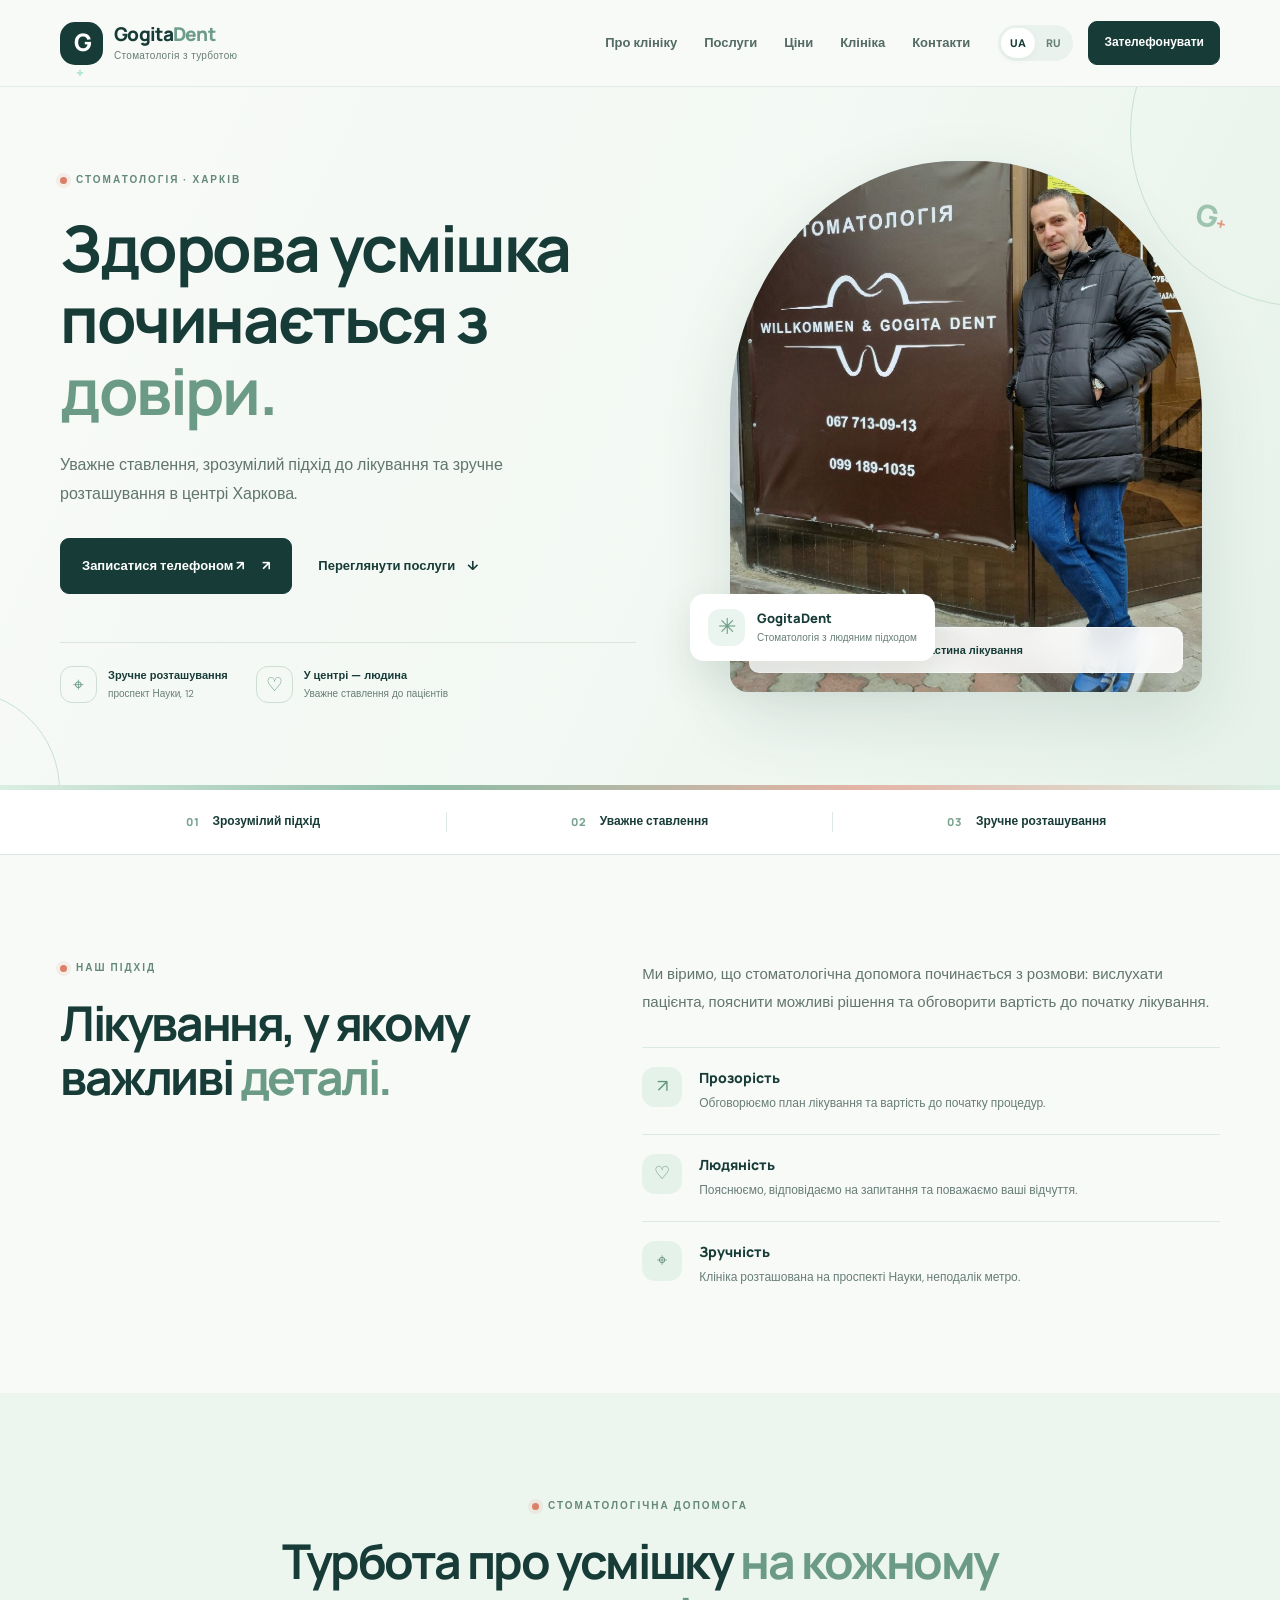
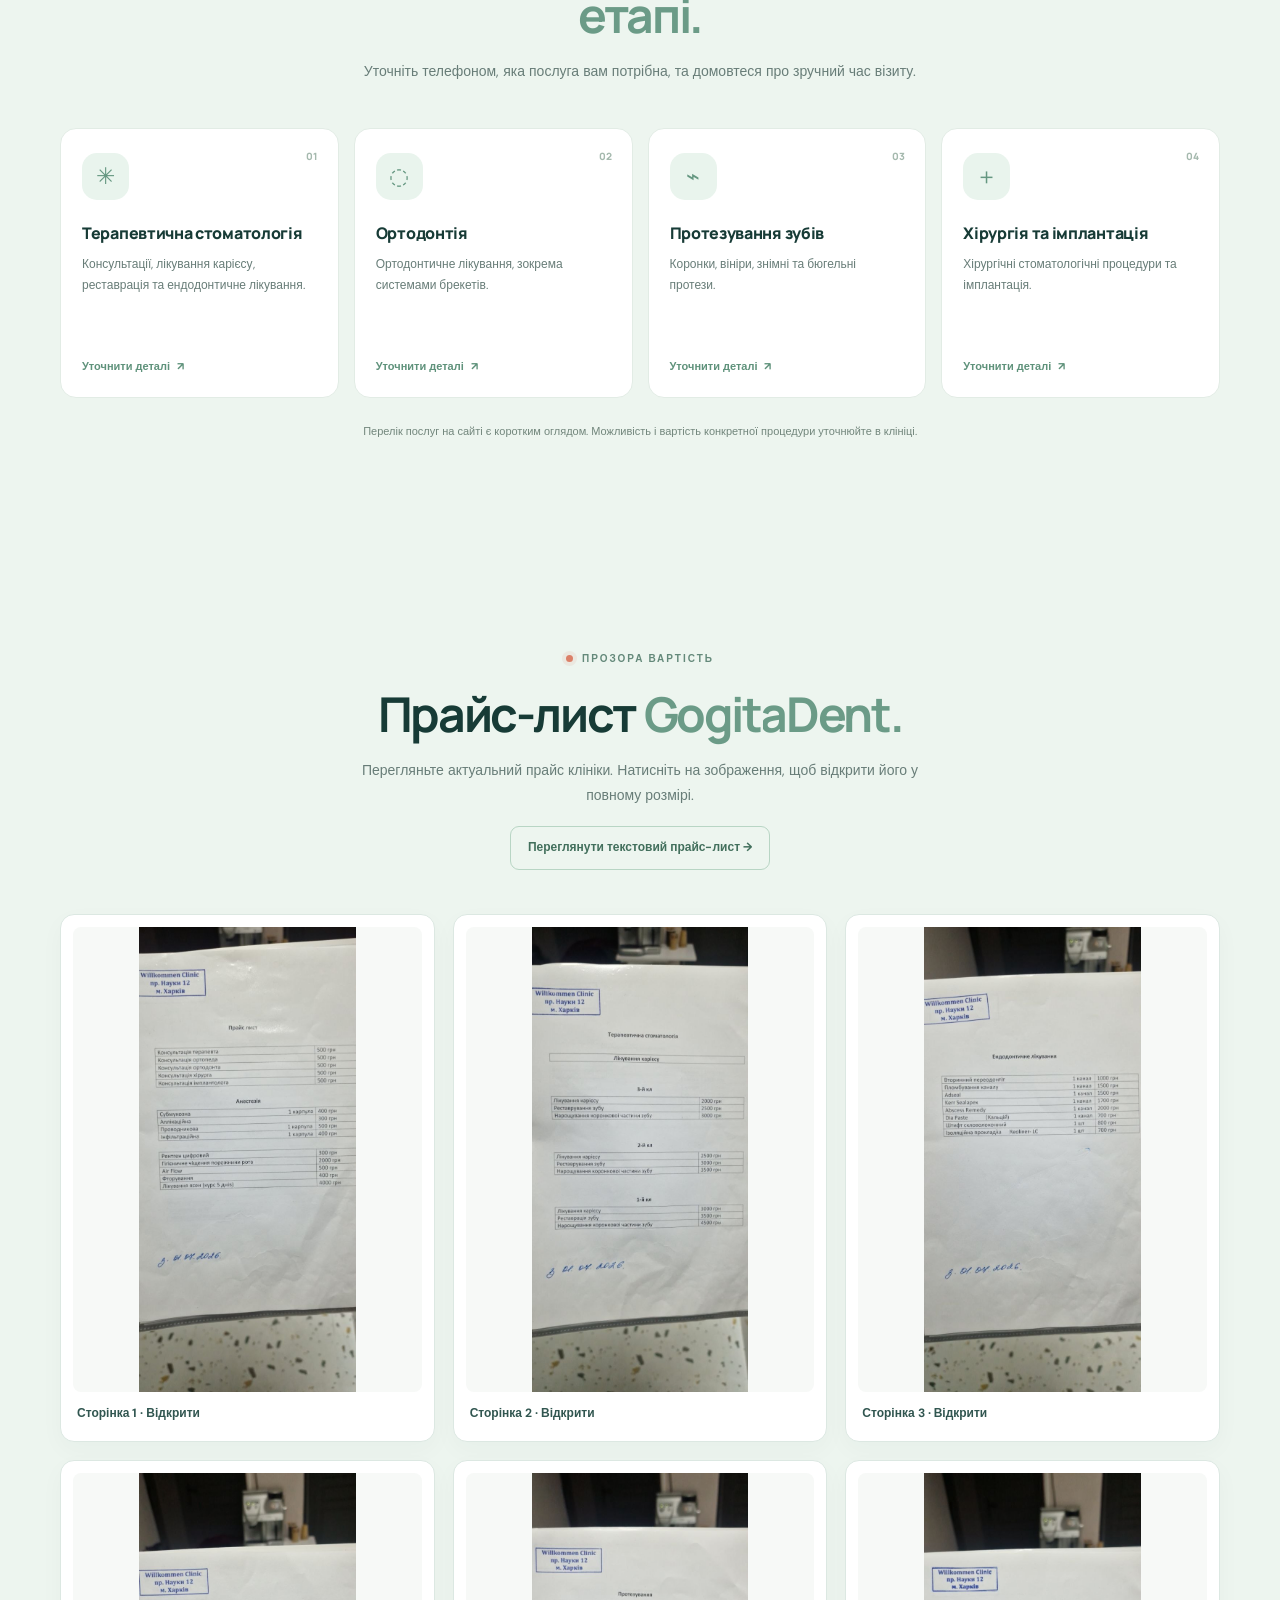
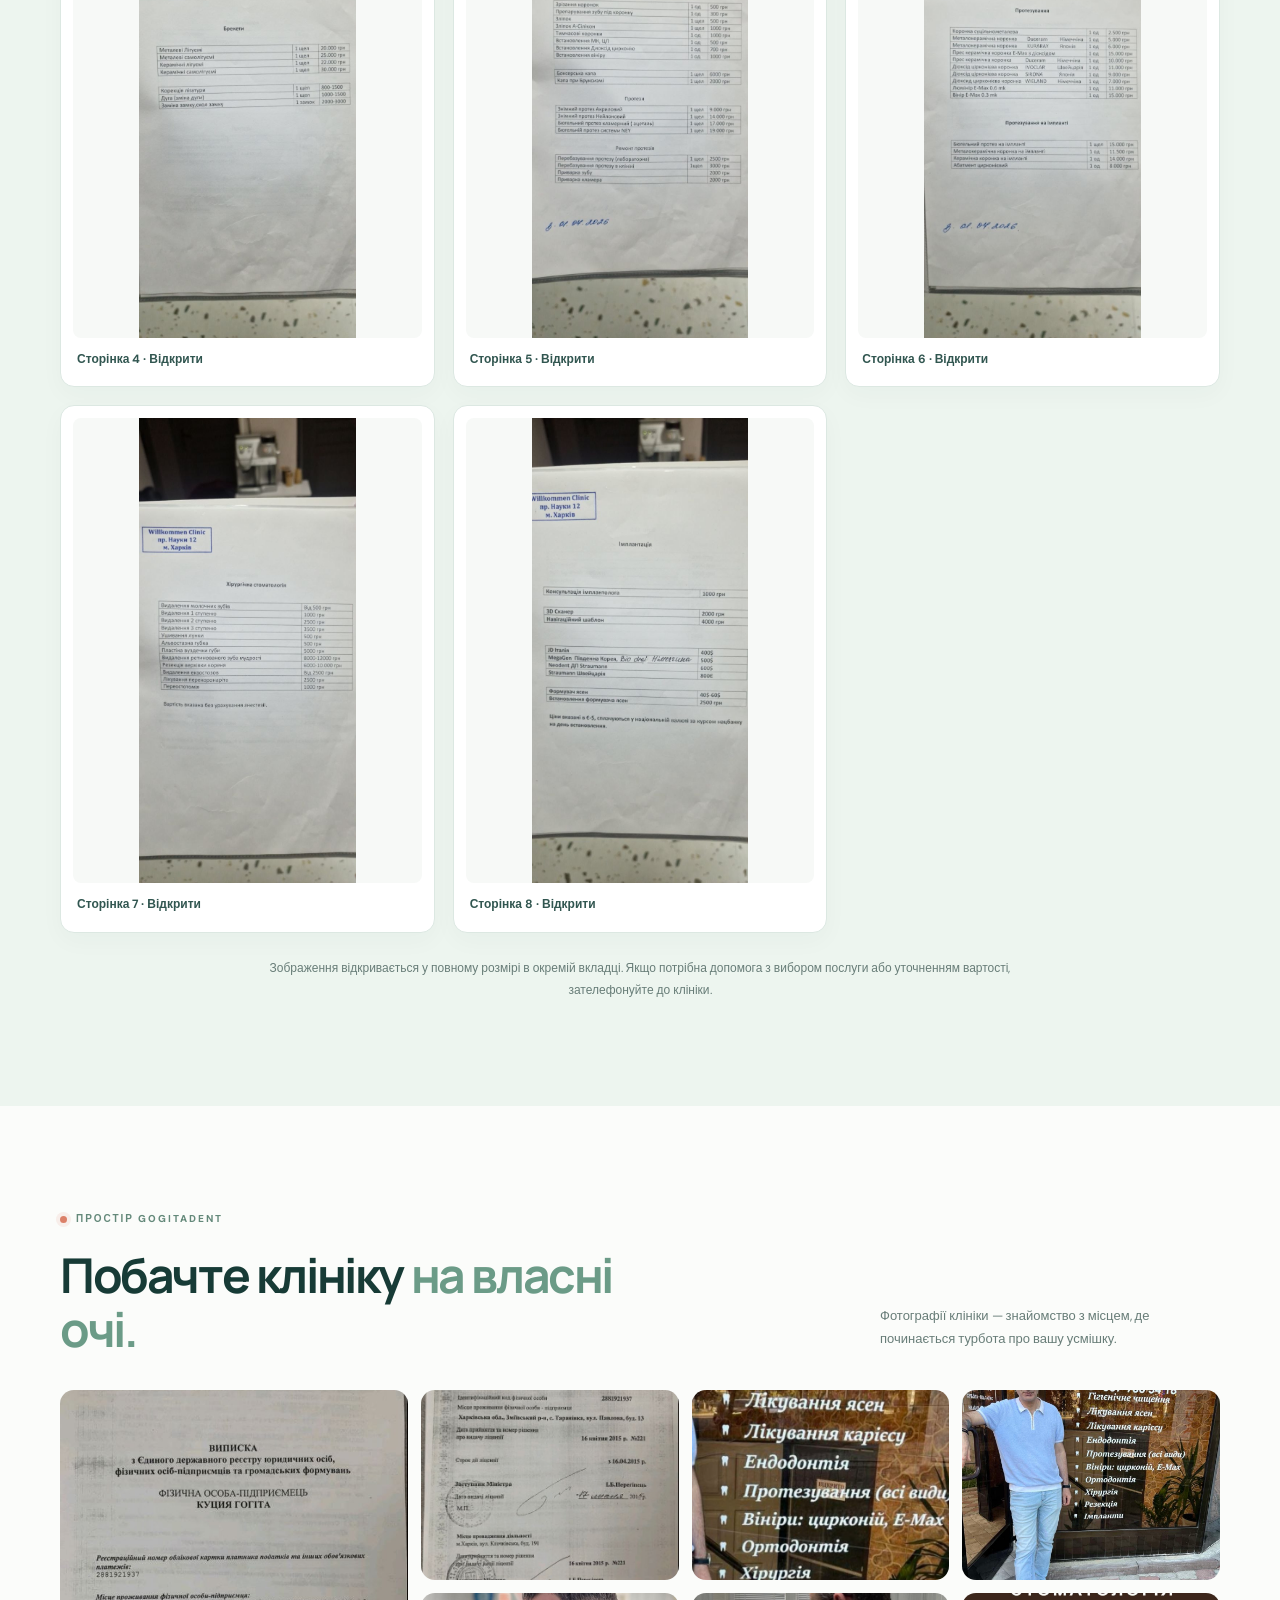
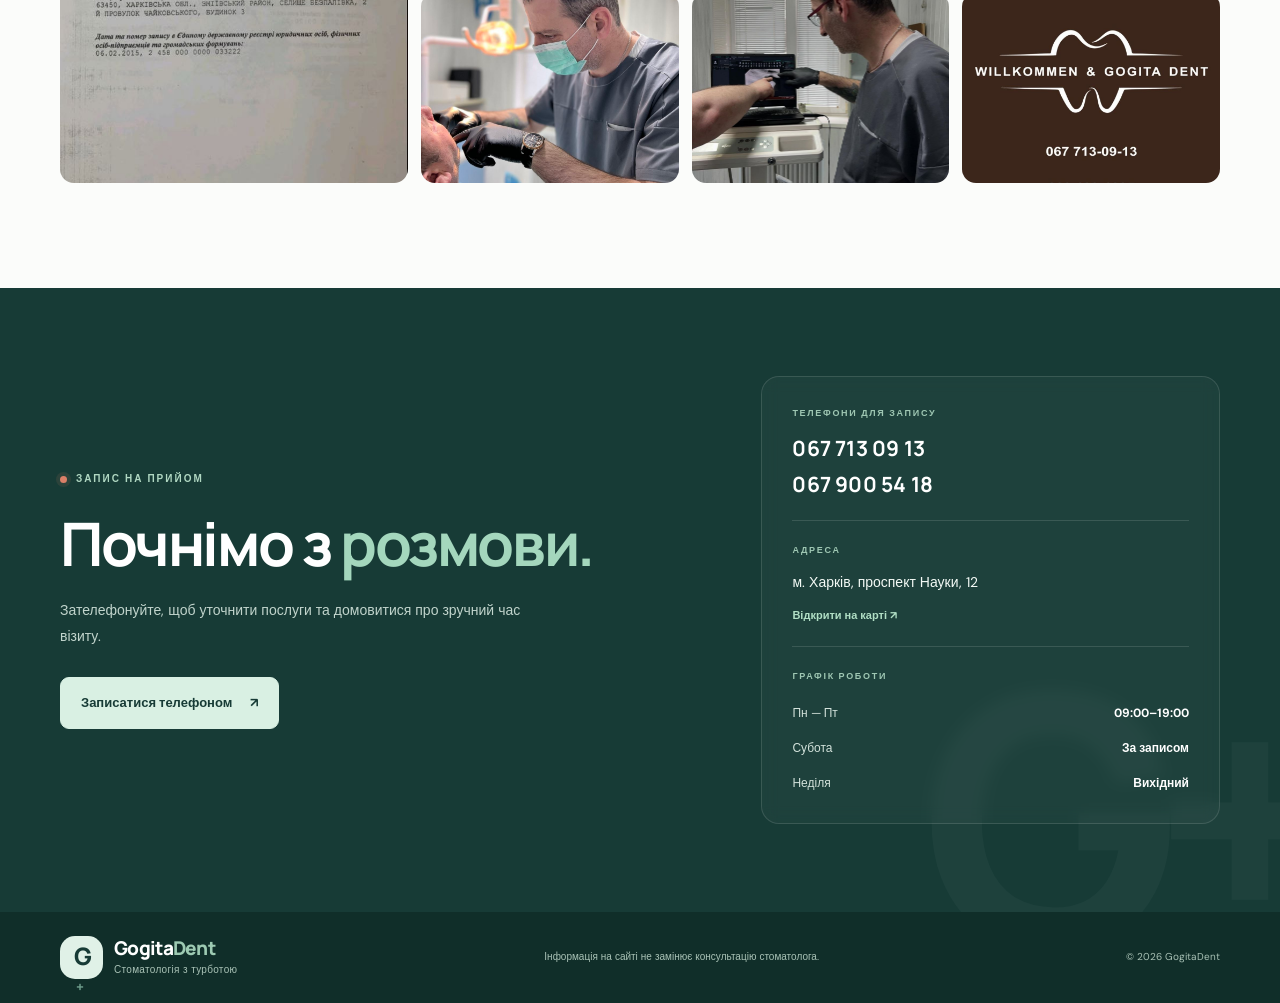
<file: index.html>
<!doctype html>
<html lang="uk">
<head>
  <meta charset="utf-8">
  <meta name="viewport" content="width=device-width, initial-scale=1">
  <meta name="theme-color" content="#f5faf8">
  <meta name="description" content="GogitaDent — стоматологічна клініка в Харкові, проспект Науки, 12. Терапевтична стоматологія, ортодонтія, протезування, хірургія та імплантація. Запис телефоном.">
  <meta property="og:type" content="website">
  <meta property="og:title" content="GogitaDent — стоматологічна клініка в Харкові">
  <meta property="og:description" content="Комплексна стоматологічна допомога в Харкові на проспекті Науки, 12. Перегляньте послуги та прайс-лист. Запис телефоном.">
  <meta property="og:image" content="photo_2026-10-26_14-43-49.jpg">
  <title>GogitaDent — стоматологія в Харкові</title>
  <link rel="stylesheet" href="styles.css">
  <script type="application/ld+json">
  {
    "@context": "https://schema.org",
    "@type": "Dentist",
    "name": "GogitaDent",
    "legalName": "Willkommen Clinic",
    "description": "Стоматологічна клініка в Харкові. Терапевтична стоматологія, ортодонтія, протезування, хірургічна стоматологія та імплантація.",
    "address": {
      "@type": "PostalAddress",
      "streetAddress": "проспект Науки, 12",
      "addressLocality": "Харків",
      "addressRegion": "Харківська область",
      "addressCountry": "UA"
    },
    "telephone": ["+380677130913", "+380679005418"],
    "openingHoursSpecification": [{
      "@type": "OpeningHoursSpecification",
      "dayOfWeek": ["Monday", "Tuesday", "Wednesday", "Thursday", "Friday"],
      "opens": "09:00",
      "closes": "19:00"
    }],
    "availableService": [
      {"@type": "MedicalProcedure", "name": "Терапевтична стоматологія"},
      {"@type": "MedicalProcedure", "name": "Ортодонтія"},
      {"@type": "MedicalProcedure", "name": "Протезування зубів"},
      {"@type": "MedicalProcedure", "name": "Хірургічна стоматологія"},
      {"@type": "MedicalProcedure", "name": "Імплантація зубів"}
    ]
  }
  </script>
</head>
<body>
  <a class="skip-link" href="#main" data-i18n="skip">Перейти до вмісту</a>
  <header class="site-header">
    <div class="container header-inner">
      <a class="brand" href="#" aria-label="GogitaDent — головна">
        <span class="brand-mark" aria-hidden="true">G<span>+</span></span>
        <span class="brand-name">Gogita<span>Dent</span><small data-i18n="brandTag">Стоматологія з турботою</small></span>
      </a>
      <nav class="desktop-nav" aria-label="Основна навігація">
        <a href="#about" data-i18n="navAbout">Про клініку</a>
        <a href="#services" data-i18n="navServices">Послуги</a>
        <a href="#prices" data-i18n="navPrices">Ціни</a>
        <a href="#gallery" data-i18n="navGallery">Клініка</a>
        <a href="#contacts" data-i18n="navContacts">Контакти</a>
      </nav>
      <div class="header-actions">
        <div class="language-switch" aria-label="Мова сайту">
          <button type="button" class="lang-btn active" data-lang="uk" aria-pressed="true">UA</button>
          <button type="button" class="lang-btn" data-lang="ru" aria-pressed="false">RU</button>
        </div>
        <a class="button button-small" href="tel:+380677130913" data-i18n="book">Зателефонувати</a>
      </div>
    </div>
  </header>

  <main id="main">
    <section class="hero">
      <div class="hero-glow glow-one"></div><div class="hero-glow glow-two"></div>
      <div class="container hero-grid">
        <div class="hero-copy">
          <p class="eyebrow"><span class="eyebrow-dot"></span><span data-i18n="heroEyebrow">СТОМАТОЛОГІЯ · ХАРКІВ</span></p>
          <h1 data-i18n="heroTitle">Здорова усмішка починається з <em>довіри.</em></h1>
          <p class="hero-text" data-i18n="heroText">Уважне ставлення, зрозумілий підхід до лікування та зручне розташування в центрі Харкова.</p>
          <div class="hero-buttons">
            <a class="button" href="tel:+380677130913"><span data-i18n="callUs">Записатися телефоном</span><span aria-hidden="true">↗</span></a>
            <a class="text-link" href="#services"><span data-i18n="exploreServices">Переглянути послуги</span><span aria-hidden="true">↓</span></a>
          </div>
          <div class="hero-facts">
            <div><span class="fact-icon">⌖</span><span><strong data-i18n="factLocation">Зручне розташування</strong><small data-i18n="factLocationSub">проспект Науки, 12</small></span></div>
            <div><span class="fact-icon">♡</span><span><strong data-i18n="factCare">У центрі — людина</strong><small data-i18n="factCareSub">Уважне ставлення до пацієнтів</small></span></div>
          </div>
        </div>
        <div class="hero-visual">
          <div class="hero-image-frame">
            <img src="photo_2026-10-26_14-43-49.jpg" alt="Інтер'єр стоматологічної клініки GogitaDent" fetchpriority="high">
            <div class="image-label"><span class="label-pulse"></span><span data-i18n="imageLabel">Ваш комфорт — важлива частина лікування</span></div>
          </div>
          <div class="floating-note"><span class="note-symbol">✳</span><span><strong data-i18n="noteTitle">GogitaDent</strong><small data-i18n="noteSub">Стоматологія з людяним підходом</small></span></div>
          <div class="hero-ornament" aria-hidden="true">G<span>+</span></div>
        </div>
      </div>
      <div class="hero-bottom-line"></div>
    </section>

    <section class="trust-strip" aria-label="Переваги">
      <div class="container trust-grid">
        <div><span class="trust-number">01</span><span data-i18n="trust1">Зрозумілий підхід</span></div>
        <div><span class="trust-number">02</span><span data-i18n="trust2">Уважне ставлення</span></div>
        <div><span class="trust-number">03</span><span data-i18n="trust3">Зручне розташування</span></div>
      </div>
    </section>

    <section class="section about-section" id="about">
      <div class="container about-grid">
        <div class="section-heading">
          <p class="eyebrow"><span class="eyebrow-dot"></span><span data-i18n="aboutEyebrow">НАШ ПІДХІД</span></p>
          <h2 data-i18n="aboutTitle">Лікування, у якому важливі <em>деталі.</em></h2>
        </div>
        <div class="about-copy">
          <p data-i18n="aboutText">Ми віримо, що стоматологічна допомога починається з розмови: вислухати пацієнта, пояснити можливі рішення та обговорити вартість до початку лікування.</p>
          <div class="value-list">
            <div class="value-item"><span class="value-icon">↗</span><div><h3 data-i18n="value1Title">Прозорість</h3><p data-i18n="value1Text">Обговорюємо план лікування та вартість до початку процедур.</p></div></div>
            <div class="value-item"><span class="value-icon">♡</span><div><h3 data-i18n="value2Title">Людяність</h3><p data-i18n="value2Text">Пояснюємо, відповідаємо на запитання та поважаємо ваші відчуття.</p></div></div>
            <div class="value-item"><span class="value-icon">⌖</span><div><h3 data-i18n="value3Title">Зручність</h3><p data-i18n="value3Text">Клініка розташована на проспекті Науки, неподалік метро.</p></div></div>
          </div>
        </div>
      </div>
    </section>

    <section class="section services-section" id="services">
      <div class="container">
        <div class="section-heading centered">
          <p class="eyebrow"><span class="eyebrow-dot"></span><span data-i18n="servicesEyebrow">СТОМАТОЛОГІЧНА ДОПОМОГА</span></p>
          <h2 data-i18n="servicesTitle">Турбота про усмішку <em>на кожному етапі.</em></h2>
          <p class="section-intro" data-i18n="servicesIntro">Уточніть телефоном, яка послуга вам потрібна, та домовтеся про зручний час візиту.</p>
        </div>
        <div class="services-grid">
          <article class="service-card"><span class="service-index">01</span><span class="service-icon">✳</span><h3 data-i18n="service1">Терапевтична стоматологія</h3><p data-i18n="service1Text">Консультації, лікування карієсу, реставрація та ендодонтичне лікування.</p><a href="#contacts" class="service-link"><span data-i18n="askDetails">Уточнити деталі</span> ↗</a></article>
          <article class="service-card"><span class="service-index">02</span><span class="service-icon">◌</span><h3 data-i18n="service2">Ортодонтія</h3><p data-i18n="service2Text">Ортодонтичне лікування, зокрема системами брекетів.</p><a href="#contacts" class="service-link"><span data-i18n="askDetails">Уточнити деталі</span> ↗</a></article>
          <article class="service-card"><span class="service-index">03</span><span class="service-icon">⌁</span><h3 data-i18n="service3">Протезування зубів</h3><p data-i18n="service3Text">Коронки, вініри, знімні та бюгельні протези.</p><a href="#contacts" class="service-link"><span data-i18n="askDetails">Уточнити деталі</span> ↗</a></article>
          <article class="service-card"><span class="service-index">04</span><span class="service-icon">＋</span><h3 data-i18n="service4">Хірургія та імплантація</h3><p data-i18n="service4Text">Хірургічні стоматологічні процедури та імплантація.</p><a href="#contacts" class="service-link"><span data-i18n="askDetails">Уточнити деталі</span> ↗</a></article>
        </div>
        <p class="services-note" data-i18n="servicesNote">Перелік послуг на сайті є коротким оглядом. Можливість і вартість конкретної процедури уточнюйте в клініці.</p>
      </div>
    </section>


    <section class="section prices-section" id="prices">
      <div class="container">
        <div class="section-heading centered">
          <p class="eyebrow"><span class="eyebrow-dot"></span><span data-i18n="pricesEyebrow">ПРОЗОРА ВАРТІСТЬ</span></p>
          <h2 data-i18n="pricesTitle">Прайс-лист <em>GogitaDent.</em></h2>
          <p class="section-intro" data-i18n="pricesIntro">Перегляньте актуальний прайс клініки. Натисніть на зображення, щоб відкрити його у повному розмірі.</p>
          <p class="price-text-link"><a href="price-list.html" data-i18n="fullPriceLink">Переглянути текстовий прайс-лист →</a></p>
        </div>
        <div class="prices-grid">
          <a class="price-sheet" href="прайс/photo_2026-10-20_23-58-40.jpg" target="_blank" rel="noopener noreferrer" aria-label="Відкрити прайс-лист, сторінка 1"><img src="прайс/photo_2026-10-20_23-58-40.jpg" alt="Прайс-лист GogitaDent, сторінка 1" loading="lazy"><span data-i18n="priceSheet1">Сторінка 1 · Відкрити</span></a>
          <a class="price-sheet" href="прайс/photo_2026-10-20_23-58-46.jpg" target="_blank" rel="noopener noreferrer" aria-label="Відкрити прайс-лист, сторінка 2"><img src="прайс/photo_2026-10-20_23-58-46.jpg" alt="Прайс-лист GogitaDent, сторінка 2" loading="lazy"><span data-i18n="priceSheet2">Сторінка 2 · Відкрити</span></a>
          <a class="price-sheet" href="прайс/photo_2026-10-20_23-58-52.jpg" target="_blank" rel="noopener noreferrer" aria-label="Відкрити прайс-лист, сторінка 3"><img src="прайс/photo_2026-10-20_23-58-52.jpg" alt="Прайс-лист GogitaDent, сторінка 3" loading="lazy"><span data-i18n="priceSheet3">Сторінка 3 · Відкрити</span></a>
          <a class="price-sheet" href="прайс/photo_2026-10-20_23-58-56.jpg" target="_blank" rel="noopener noreferrer" aria-label="Відкрити прайс-лист, сторінка 4"><img src="прайс/photo_2026-10-20_23-58-56.jpg" alt="Прайс-лист GogitaDent, сторінка 4" loading="lazy"><span data-i18n="priceSheet4">Сторінка 4 · Відкрити</span></a>
          <a class="price-sheet" href="прайс/photo_2026-10-20_23-59-01.jpg" target="_blank" rel="noopener noreferrer" aria-label="Відкрити прайс-лист, сторінка 5"><img src="прайс/photo_2026-10-20_23-59-01.jpg" alt="Прайс-лист GogitaDent, сторінка 5" loading="lazy"><span data-i18n="priceSheet5">Сторінка 5 · Відкрити</span></a>
          <a class="price-sheet" href="прайс/photo_2026-10-20_23-59-04.jpg" target="_blank" rel="noopener noreferrer" aria-label="Відкрити прайс-лист, сторінка 6"><img src="прайс/photo_2026-10-20_23-59-04.jpg" alt="Прайс-лист GogitaDent, сторінка 6" loading="lazy"><span data-i18n="priceSheet6">Сторінка 6 · Відкрити</span></a>
          <a class="price-sheet" href="прайс/photo_2026-10-20_23-59-08.jpg" target="_blank" rel="noopener noreferrer" aria-label="Відкрити прайс-лист, сторінка 7"><img src="прайс/photo_2026-10-20_23-59-08.jpg" alt="Прайс-лист GogitaDent, сторінка 7" loading="lazy"><span data-i18n="priceSheet7">Сторінка 7 · Відкрити</span></a>
          <a class="price-sheet" href="прайс/photo_2026-10-20_23-59-11.jpg" target="_blank" rel="noopener noreferrer" aria-label="Відкрити прайс-лист, сторінка 8"><img src="прайс/photo_2026-10-20_23-59-11.jpg" alt="Прайс-лист GogitaDent, сторінка 8" loading="lazy"><span data-i18n="priceSheet8">Сторінка 8 · Відкрити</span></a>
        </div>
        <p class="prices-note" data-i18n="pricesNote">Зображення відкривається у повному розмірі в окремій вкладці. Якщо потрібна допомога з вибором послуги або уточненням вартості, зателефонуйте до клініки.</p>
      </div>
    </section>

    <section class="section gallery-section" id="gallery">
      <div class="container">
        <div class="gallery-header">
          <div class="section-heading">
            <p class="eyebrow"><span class="eyebrow-dot"></span><span data-i18n="galleryEyebrow">ПРОСТІР GOGITADENT</span></p>
            <h2 data-i18n="galleryTitle">Побачте клініку <em>на власні очі.</em></h2>
          </div>
          <p data-i18n="galleryText">Фотографії клініки — знайомство з місцем, де починається турбота про вашу усмішку.</p>
        </div>
        <div class="gallery-grid">
          <figure class="gallery-item gallery-large"><img src="photo_2026-10-16_06-56-15.jpg" alt="Приміщення клініки GogitaDent" loading="lazy"></figure>
          <figure class="gallery-item"><img src="photo_2026-10-16_06-56-35.jpg" alt="Інтер'єр GogitaDent" loading="lazy"></figure>
          <figure class="gallery-item"><img src="photo_2026-10-16_06-59-00.jpg" alt="Обладнання або інтер'єр клініки" loading="lazy"></figure>
          <figure class="gallery-item"><img src="photo_2026-10-26_14-46-32.jpg" alt="Приміщення стоматологічної клініки" loading="lazy"></figure>
          <figure class="gallery-item"><img src="photo_2026-10-26_14-46-38.jpg" alt="Деталі клініки GogitaDent" loading="lazy"></figure>
          <figure class="gallery-item"><img src="photo_2026-10-26_14-46-48.jpg" alt="Клініка GogitaDent" loading="lazy"></figure>
          <figure class="gallery-item"><img src="photo_2026-10-26_14-47-00.jpg" alt="Простір клініки GogitaDent" loading="lazy"></figure>
        </div>
      </div>
    </section>

    <section class="visit-section" id="contacts">
      <div class="container visit-grid">
        <div class="visit-copy">
          <p class="eyebrow eyebrow-light"><span class="eyebrow-dot"></span><span data-i18n="visitEyebrow">ЗАПИС НА ПРИЙОМ</span></p>
          <h2 data-i18n="visitTitle">Почнімо з <em>розмови.</em></h2>
          <p data-i18n="visitText">Зателефонуйте, щоб уточнити послуги та домовитися про зручний час візиту.</p>
          <div class="visit-buttons">
            <a class="button button-light" href="tel:+380677130913" data-i18n="callUs">Записатися телефоном <span aria-hidden="true">↗</span></a>
          </div>
        </div>
        <div class="contact-card">
          <div class="contact-block"><span class="contact-label" data-i18n="phoneLabel">ТЕЛЕФОНИ ДЛЯ ЗАПИСУ</span><a href="tel:+380677130913">067 713 09 13</a><a href="tel:+380679005418">067 900 54 18</a></div>
          <div class="contact-divider"></div>
          <div class="contact-block"><span class="contact-label" data-i18n="addressLabel">АДРЕСА</span><p data-i18n="addressText">м. Харків, проспект Науки, 12</p><a class="map-link" href="https://www.google.com/maps/search/?api=1&query=проспект+Науки+12+Харків" target="_blank" rel="noopener noreferrer"><span data-i18n="openMap">Відкрити на карті</span> ↗</a></div>
          <div class="contact-divider"></div>
          <div class="contact-block"><span class="contact-label" data-i18n="hoursLabel">ГРАФІК РОБОТИ</span><div class="hours-row"><span data-i18n="weekdays">Пн — Пт</span><strong>09:00–19:00</strong></div><div class="hours-row"><span data-i18n="saturday">Субота</span><strong data-i18n="byAppointment">За записом</strong></div><div class="hours-row"><span data-i18n="sunday">Неділя</span><strong data-i18n="closed">Вихідний</strong></div></div>
        </div>
      </div>
    </section>
  </main>

  <footer class="site-footer">
    <div class="container footer-inner">
      <a class="brand footer-brand" href="#"><span class="brand-mark">G<span>+</span></span><span class="brand-name">Gogita<span>Dent</span><small data-i18n="brandTag">Стоматологія з турботою</small></span></a>
      <p data-i18n="footerText">Інформація на сайті не замінює консультацію стоматолога.</p>
      <span class="copyright">© <span id="year"></span> GogitaDent</span>
    </div>
  </footer>
  <script src="script.js"></script>
</body>
</html>
</file>
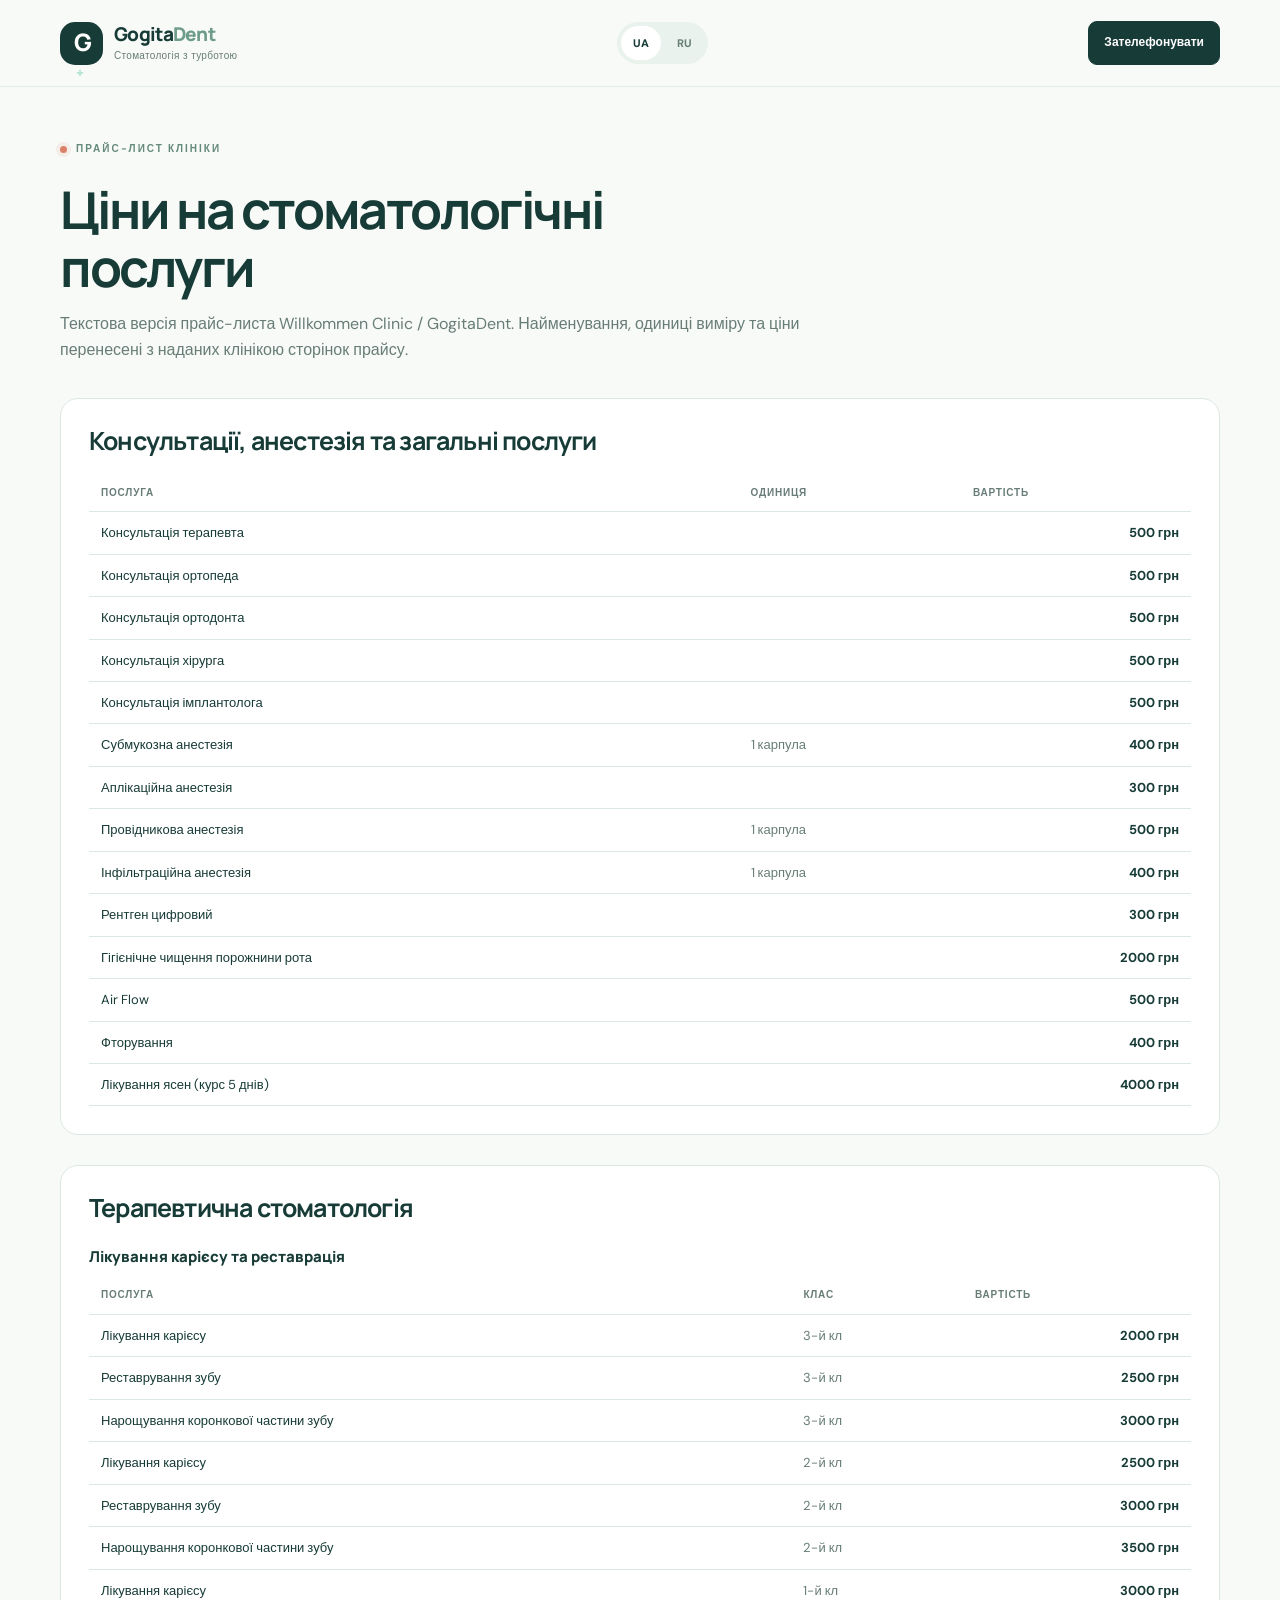
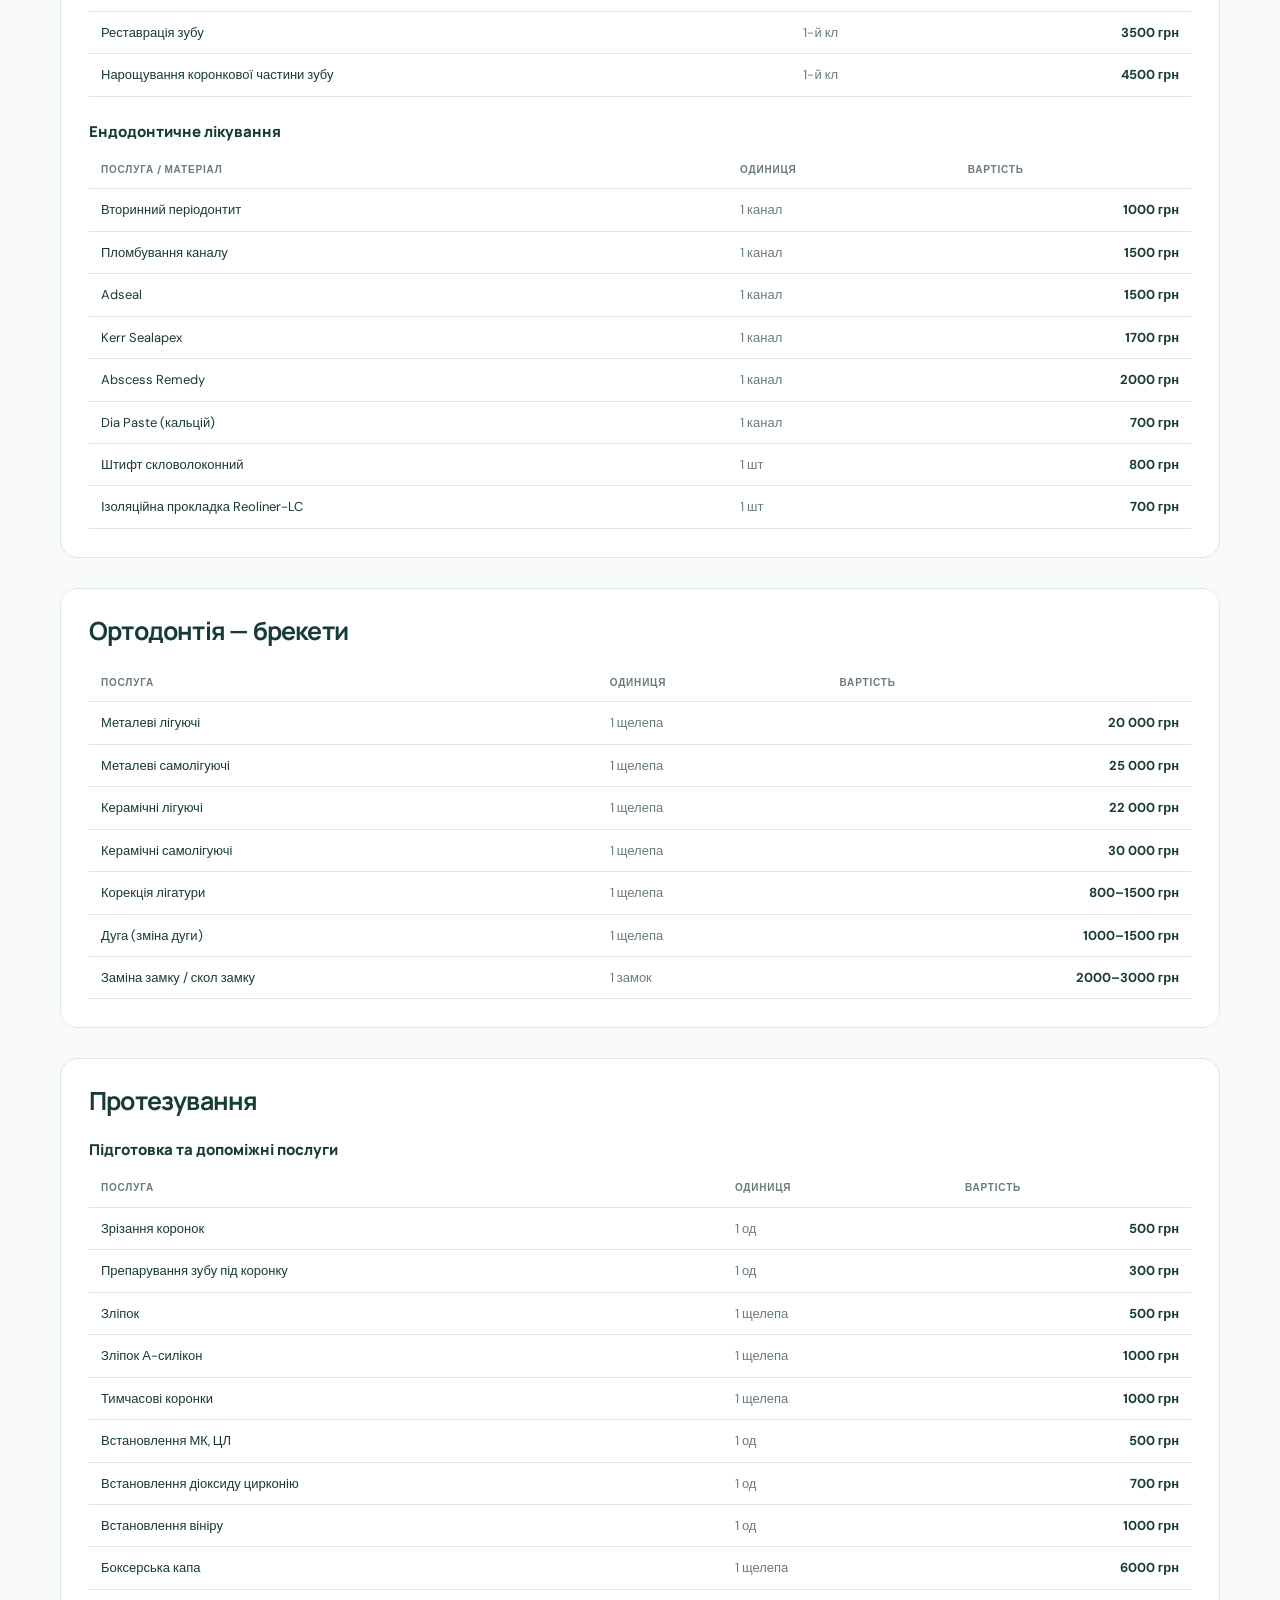
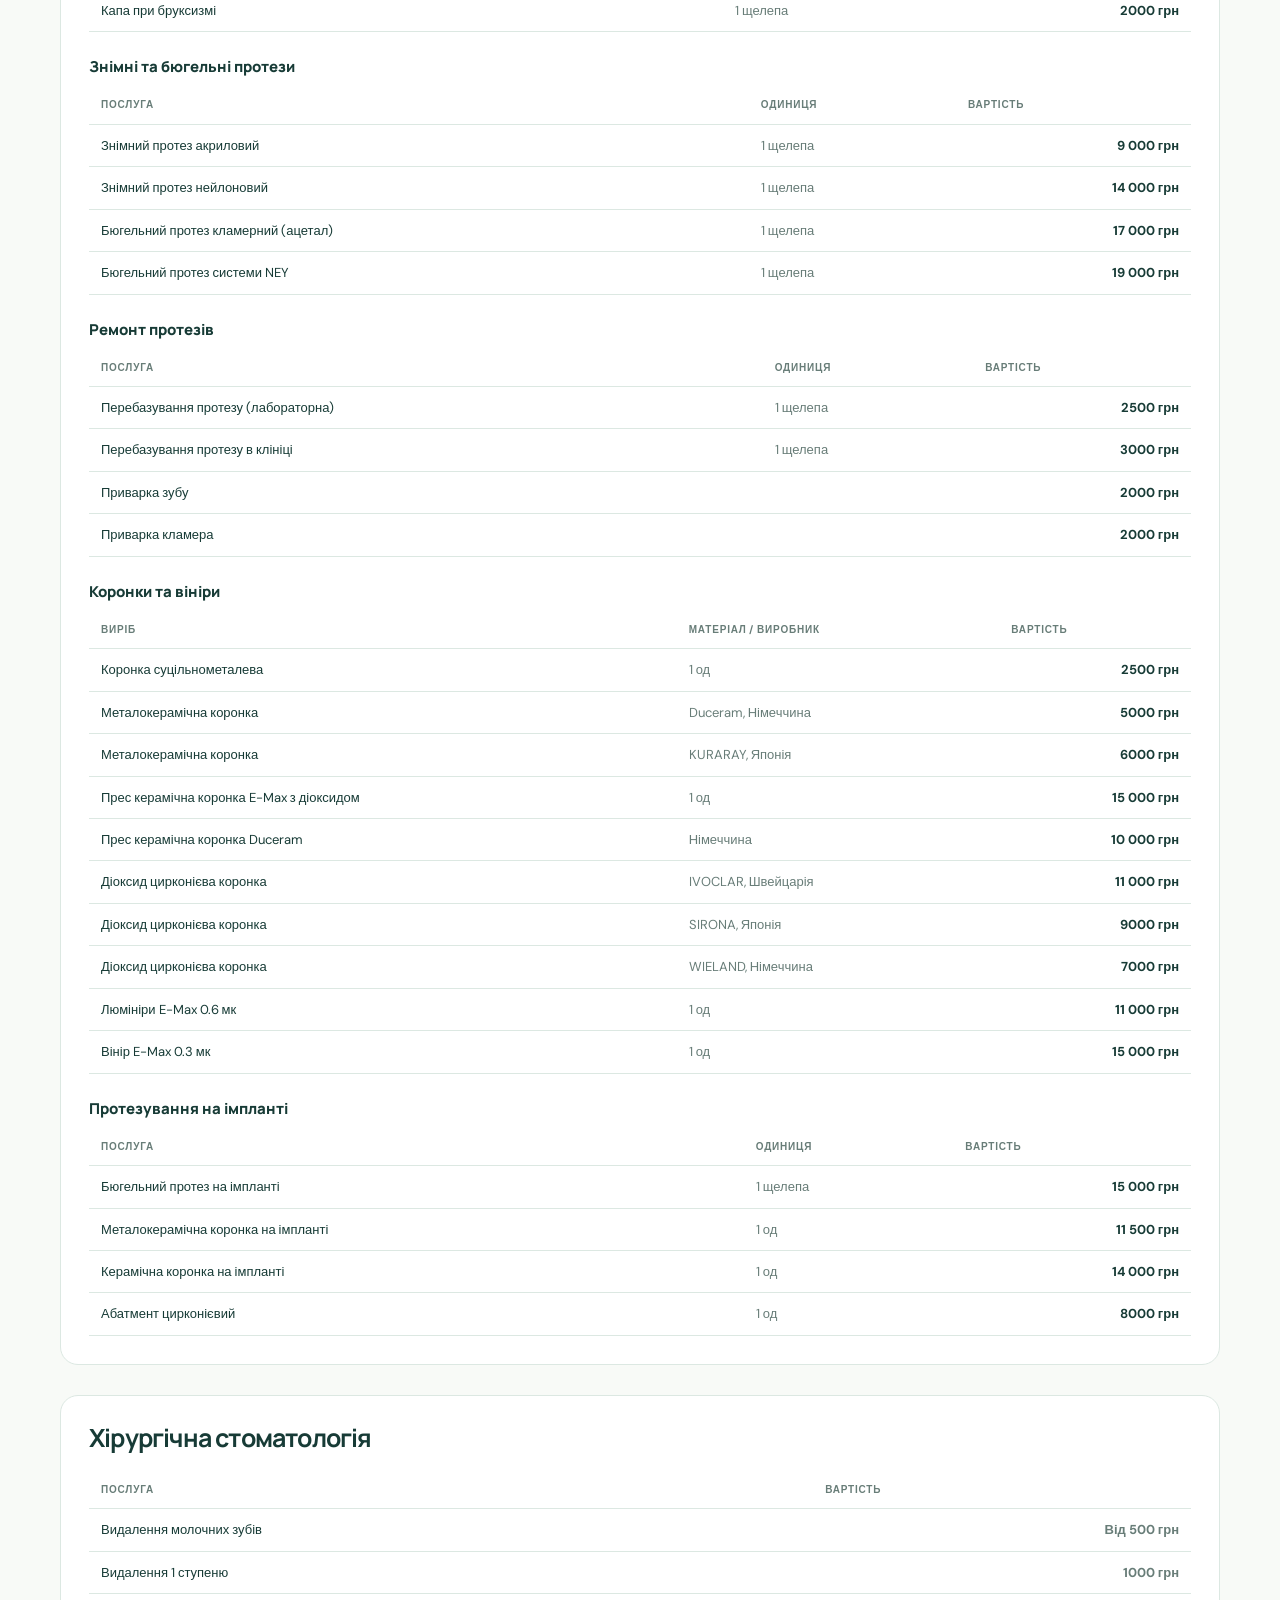
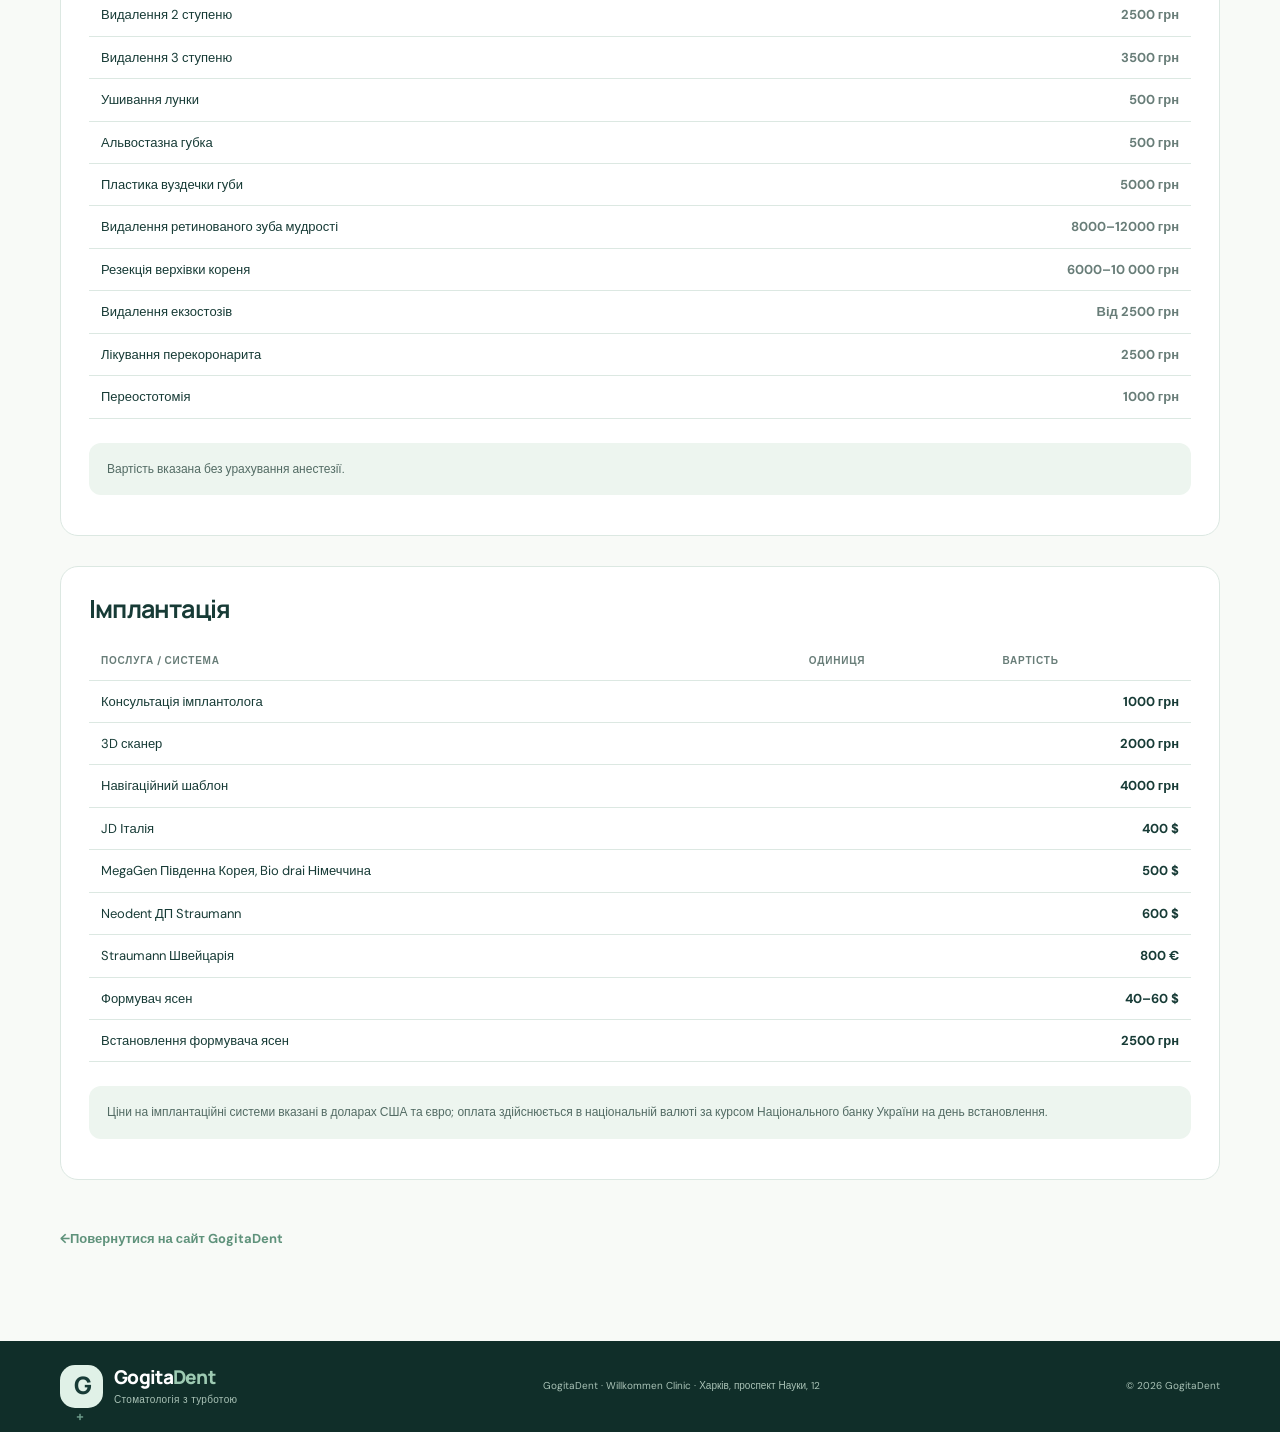
<file: price-list.html>
<!doctype html>
<html lang="uk">
<head>
<meta charset="utf-8">
<meta name="viewport" content="width=device-width, initial-scale=1">
<meta name="theme-color" content="#f5faf8">
<meta name="description" content="Повний текстовий прайс-лист стоматології GogitaDent у Харкові: консультації, терапія, ортодонтія, протезування, хірургія та імплантація.">
<title>Прайс-лист GogitaDent — стоматологія в Харкові</title>
<link rel="stylesheet" href="styles.css">
<style>
.price-page{padding:54px 0 90px}.price-top{display:flex;align-items:center;justify-content:space-between;gap:20px;margin-bottom:34px}.price-top h1{font-size:clamp(34px,5vw,52px);margin:0}.price-intro{max-width:780px;color:var(--muted);margin:14px 0 0}.price-section{margin:30px 0;padding:28px;background:#fff;border:1px solid var(--line);border-radius:18px}.price-section h2{font-size:25px;letter-spacing:-.8px;margin:0 0 20px}.price-section h3{font:800 15px Manrope,sans-serif;margin:24px 0 10px}.price-table{width:100%;border-collapse:collapse;font-size:13px}.price-table th,.price-table td{padding:10px 12px;text-align:left;border-bottom:1px solid var(--line);vertical-align:top}.price-table th{color:var(--muted);font-size:10px;text-transform:uppercase;letter-spacing:.8px}.price-table td:last-child{font-weight:700;white-space:nowrap;text-align:right;color:var(--ink)}.price-table td:nth-child(2){white-space:nowrap;color:var(--muted)}.price-note{padding:16px 18px;background:#edf5ef;border-radius:12px;color:#536b64;font-size:12px;line-height:1.7;margin-top:24px}.price-lang{display:flex;gap:4px;padding:4px;border-radius:30px;background:#eaf2ed}.price-lang button{border:0;background:transparent;border-radius:24px;padding:8px 12px;font-size:11px;font-weight:800;color:#668078;cursor:pointer}.price-lang button.active{background:white;color:var(--ink)}.lang-content[hidden]{display:none}.price-back{display:inline-flex;margin-top:18px;color:#5f927b;font-size:13px;font-weight:700}.price-table-wrap{overflow-x:auto}@media(max-width:650px){.price-section{padding:19px 15px}.price-top{align-items:flex-start;flex-direction:column}.price-table{font-size:12px}.price-table th,.price-table td{padding:9px 7px}}
</style>
</head>
<body>
<header class="site-header"><div class="container header-inner">
<a class="brand" href="index.html" aria-label="GogitaDent — головна"><span class="brand-mark">G<span>+</span></span><span class="brand-name">Gogita<span>Dent</span><small>Стоматологія з турботою</small></span></a>
<div class="price-lang" aria-label="Мова"><button class="active" type="button" data-show-lang="uk">UA</button><button type="button" data-show-lang="ru">RU</button></div>
<a class="button button-small" href="tel:+380677130913">Зателефонувати</a>
</div></header>
<main class="price-page"><div class="container">
<div class="price-top"><div><p class="eyebrow"><span class="eyebrow-dot"></span><span data-uk="ПРАЙС-ЛИСТ КЛІНІКИ" data-ru="ПРАЙС-ЛИСТ КЛИНИКИ">ПРАЙС-ЛИСТ КЛІНІКИ</span></p><h1 data-uk="Ціни на стоматологічні послуги" data-ru="Цены на стоматологические услуги">Ціни на стоматологічні послуги</h1><p class="price-intro" data-uk="Текстова версія прайс-листа Willkommen Clinic / GogitaDent. Найменування, одиниці виміру та ціни перенесені з наданих клінікою сторінок прайсу." data-ru="Текстовая версия прайс-листа Willkommen Clinic / GogitaDent. Наименования, единицы измерения и цены перенесены с предоставленных клиникой страниц прайса.">Текстова версія прайс-листа Willkommen Clinic / GogitaDent. Найменування, одиниці виміру та ціни перенесені з наданих клінікою сторінок прайсу.</p></div></div>
<div class="lang-content" data-lang-content="uk">
<section class="price-section"><h2>Консультації, анестезія та загальні послуги</h2>
<div class="price-table-wrap"><table class="price-table"><thead><tr><th>Послуга</th><th>Одиниця</th><th>Вартість</th></tr></thead><tbody>
<tr><td>Консультація терапевта</td><td></td><td>500 грн</td></tr><tr><td>Консультація ортопеда</td><td></td><td>500 грн</td></tr><tr><td>Консультація ортодонта</td><td></td><td>500 грн</td></tr><tr><td>Консультація хірурга</td><td></td><td>500 грн</td></tr><tr><td>Консультація імплантолога</td><td></td><td>500 грн</td></tr>
<tr><td>Субмукозна анестезія</td><td>1 карпула</td><td>400 грн</td></tr><tr><td>Аплікаційна анестезія</td><td></td><td>300 грн</td></tr><tr><td>Провідникова анестезія</td><td>1 карпула</td><td>500 грн</td></tr><tr><td>Інфільтраційна анестезія</td><td>1 карпула</td><td>400 грн</td></tr>
<tr><td>Рентген цифровий</td><td></td><td>300 грн</td></tr><tr><td>Гігієнічне чищення порожнини рота</td><td></td><td>2000 грн</td></tr><tr><td>Air Flow</td><td></td><td>500 грн</td></tr><tr><td>Фторування</td><td></td><td>400 грн</td></tr><tr><td>Лікування ясен (курс 5 днів)</td><td></td><td>4000 грн</td></tr>
</tbody></table></div></section>
<section class="price-section"><h2>Терапевтична стоматологія</h2><h3>Лікування карієсу та реставрація</h3><div class="price-table-wrap"><table class="price-table"><thead><tr><th>Послуга</th><th>Клас</th><th>Вартість</th></tr></thead><tbody>
<tr><td>Лікування карієсу</td><td>3-й кл</td><td>2000 грн</td></tr><tr><td>Реставрування зубу</td><td>3-й кл</td><td>2500 грн</td></tr><tr><td>Нарощування коронкової частини зубу</td><td>3-й кл</td><td>3000 грн</td></tr>
<tr><td>Лікування карієсу</td><td>2-й кл</td><td>2500 грн</td></tr><tr><td>Реставрування зубу</td><td>2-й кл</td><td>3000 грн</td></tr><tr><td>Нарощування коронкової частини зубу</td><td>2-й кл</td><td>3500 грн</td></tr>
<tr><td>Лікування карієсу</td><td>1-й кл</td><td>3000 грн</td></tr><tr><td>Реставрація зубу</td><td>1-й кл</td><td>3500 грн</td></tr><tr><td>Нарощування коронкової частини зубу</td><td>1-й кл</td><td>4500 грн</td></tr>
</tbody></table></div>
<h3>Ендодонтичне лікування</h3><div class="price-table-wrap"><table class="price-table"><thead><tr><th>Послуга / матеріал</th><th>Одиниця</th><th>Вартість</th></tr></thead><tbody>
<tr><td>Вторинний періодонтит</td><td>1 канал</td><td>1000 грн</td></tr><tr><td>Пломбування каналу</td><td>1 канал</td><td>1500 грн</td></tr><tr><td>Adseal</td><td>1 канал</td><td>1500 грн</td></tr><tr><td>Kerr Sealapex</td><td>1 канал</td><td>1700 грн</td></tr><tr><td>Abscess Remedy</td><td>1 канал</td><td>2000 грн</td></tr><tr><td>Dia Paste (кальцій)</td><td>1 канал</td><td>700 грн</td></tr><tr><td>Штифт скловолоконний</td><td>1 шт</td><td>800 грн</td></tr><tr><td>Ізоляційна прокладка Reoliner-LC</td><td>1 шт</td><td>700 грн</td></tr>
</tbody></table></div></section>
<section class="price-section"><h2>Ортодонтія — брекети</h2><div class="price-table-wrap"><table class="price-table"><thead><tr><th>Послуга</th><th>Одиниця</th><th>Вартість</th></tr></thead><tbody>
<tr><td>Металеві лігуючі</td><td>1 щелепа</td><td>20 000 грн</td></tr><tr><td>Металеві самолігуючі</td><td>1 щелепа</td><td>25 000 грн</td></tr><tr><td>Керамічні лігуючі</td><td>1 щелепа</td><td>22 000 грн</td></tr><tr><td>Керамічні самолігуючі</td><td>1 щелепа</td><td>30 000 грн</td></tr><tr><td>Корекція лігатури</td><td>1 щелепа</td><td>800–1500 грн</td></tr><tr><td>Дуга (зміна дуги)</td><td>1 щелепа</td><td>1000–1500 грн</td></tr><tr><td>Заміна замку / скол замку</td><td>1 замок</td><td>2000–3000 грн</td></tr>
</tbody></table></div></section>
<section class="price-section"><h2>Протезування</h2><h3>Підготовка та допоміжні послуги</h3><div class="price-table-wrap"><table class="price-table"><thead><tr><th>Послуга</th><th>Одиниця</th><th>Вартість</th></tr></thead><tbody>
<tr><td>Зрізання коронок</td><td>1 од</td><td>500 грн</td></tr><tr><td>Препарування зубу під коронку</td><td>1 од</td><td>300 грн</td></tr><tr><td>Зліпок</td><td>1 щелепа</td><td>500 грн</td></tr><tr><td>Зліпок А-силікон</td><td>1 щелепа</td><td>1000 грн</td></tr><tr><td>Тимчасові коронки</td><td>1 щелепа</td><td>1000 грн</td></tr><tr><td>Встановлення МК, ЦЛ</td><td>1 од</td><td>500 грн</td></tr><tr><td>Встановлення діоксиду цирконію</td><td>1 од</td><td>700 грн</td></tr><tr><td>Встановлення вініру</td><td>1 од</td><td>1000 грн</td></tr><tr><td>Боксерська капа</td><td>1 щелепа</td><td>6000 грн</td></tr><tr><td>Капа при бруксизмі</td><td>1 щелепа</td><td>2000 грн</td></tr>
</tbody></table></div>
<h3>Знімні та бюгельні протези</h3><div class="price-table-wrap"><table class="price-table"><thead><tr><th>Послуга</th><th>Одиниця</th><th>Вартість</th></tr></thead><tbody>
<tr><td>Знімний протез акриловий</td><td>1 щелепа</td><td>9 000 грн</td></tr><tr><td>Знімний протез нейлоновий</td><td>1 щелепа</td><td>14 000 грн</td></tr><tr><td>Бюгельний протез кламерний (ацетал)</td><td>1 щелепа</td><td>17 000 грн</td></tr><tr><td>Бюгельний протез системи NEY</td><td>1 щелепа</td><td>19 000 грн</td></tr>
</tbody></table></div>
<h3>Ремонт протезів</h3><div class="price-table-wrap"><table class="price-table"><thead><tr><th>Послуга</th><th>Одиниця</th><th>Вартість</th></tr></thead><tbody>
<tr><td>Перебазування протезу (лабораторна)</td><td>1 щелепа</td><td>2500 грн</td></tr><tr><td>Перебазування протезу в клініці</td><td>1 щелепа</td><td>3000 грн</td></tr><tr><td>Приварка зубу</td><td></td><td>2000 грн</td></tr><tr><td>Приварка кламера</td><td></td><td>2000 грн</td></tr>
</tbody></table></div>
<h3>Коронки та вініри</h3><div class="price-table-wrap"><table class="price-table"><thead><tr><th>Виріб</th><th>Матеріал / виробник</th><th>Вартість</th></tr></thead><tbody>
<tr><td>Коронка суцільнометалева</td><td>1 од</td><td>2500 грн</td></tr><tr><td>Металокерамічна коронка</td><td>Duceram, Німеччина</td><td>5000 грн</td></tr><tr><td>Металокерамічна коронка</td><td>KURARAY, Японія</td><td>6000 грн</td></tr><tr><td>Прес керамічна коронка E-Max з діоксидом</td><td>1 од</td><td>15 000 грн</td></tr><tr><td>Прес керамічна коронка Duceram</td><td>Німеччина</td><td>10 000 грн</td></tr><tr><td>Діоксид цирконієва коронка</td><td>IVOCLAR, Швейцарія</td><td>11 000 грн</td></tr><tr><td>Діоксид цирконієва коронка</td><td>SIRONA, Японія</td><td>9000 грн</td></tr><tr><td>Діоксид цирконієва коронка</td><td>WIELAND, Німеччина</td><td>7000 грн</td></tr><tr><td>Люмініри E-Max 0.6 мк</td><td>1 од</td><td>11 000 грн</td></tr><tr><td>Вінір E-Max 0.3 мк</td><td>1 од</td><td>15 000 грн</td></tr>
</tbody></table></div>
<h3>Протезування на імпланті</h3><div class="price-table-wrap"><table class="price-table"><thead><tr><th>Послуга</th><th>Одиниця</th><th>Вартість</th></tr></thead><tbody>
<tr><td>Бюгельний протез на імпланті</td><td>1 щелепа</td><td>15 000 грн</td></tr><tr><td>Металокерамічна коронка на імпланті</td><td>1 од</td><td>11 500 грн</td></tr><tr><td>Керамічна коронка на імпланті</td><td>1 од</td><td>14 000 грн</td></tr><tr><td>Абатмент цирконієвий</td><td>1 од</td><td>8000 грн</td></tr>
</tbody></table></div></section>
<section class="price-section"><h2>Хірургічна стоматологія</h2><div class="price-table-wrap"><table class="price-table"><thead><tr><th>Послуга</th><th>Вартість</th></tr></thead><tbody>
<tr><td>Видалення молочних зубів</td><td>Від 500 грн</td></tr><tr><td>Видалення 1 ступеню</td><td>1000 грн</td></tr><tr><td>Видалення 2 ступеню</td><td>2500 грн</td></tr><tr><td>Видалення 3 ступеню</td><td>3500 грн</td></tr><tr><td>Ушивання лунки</td><td>500 грн</td></tr><tr><td>Альвостазна губка</td><td>500 грн</td></tr><tr><td>Пластика вуздечки губи</td><td>5000 грн</td></tr><tr><td>Видалення ретинованого зуба мудрості</td><td>8000–12000 грн</td></tr><tr><td>Резекція верхівки кореня</td><td>6000–10 000 грн</td></tr><tr><td>Видалення екзостозів</td><td>Від 2500 грн</td></tr><tr><td>Лікування перекоронарита</td><td>2500 грн</td></tr><tr><td>Переостотомія</td><td>1000 грн</td></tr>
</tbody></table></div><p class="price-note">Вартість вказана без урахування анестезії.</p></section>
<section class="price-section"><h2>Імплантація</h2><div class="price-table-wrap"><table class="price-table"><thead><tr><th>Послуга / система</th><th>Одиниця</th><th>Вартість</th></tr></thead><tbody>
<tr><td>Консультація імплантолога</td><td></td><td>1000 грн</td></tr><tr><td>3D сканер</td><td></td><td>2000 грн</td></tr><tr><td>Навігаційний шаблон</td><td></td><td>4000 грн</td></tr><tr><td>JD Італія</td><td></td><td>400 $</td></tr><tr><td>MegaGen Південна Корея, Bio drai Німеччина</td><td></td><td>500 $</td></tr><tr><td>Neodent ДП Straumann</td><td></td><td>600 $</td></tr><tr><td>Straumann Швейцарія</td><td></td><td>800 €</td></tr><tr><td>Формувач ясен</td><td></td><td>40–60 $</td></tr><tr><td>Встановлення формувача ясен</td><td></td><td>2500 грн</td></tr>
</tbody></table></div><p class="price-note">Ціни на імплантаційні системи вказані в доларах США та євро; оплата здійснюється в національній валюті за курсом Національного банку України на день встановлення.</p></section>
</div>
<div class="lang-content" data-lang-content="ru" hidden>
<section class="price-section"><h2>Консультации, анестезия и общие услуги</h2><div class="price-table-wrap"><table class="price-table"><thead><tr><th>Услуга</th><th>Единица</th><th>Стоимость</th></tr></thead><tbody>
<tr><td>Консультация терапевта</td><td></td><td>500 грн</td></tr><tr><td>Консультация ортопеда</td><td></td><td>500 грн</td></tr><tr><td>Консультация ортодонта</td><td></td><td>500 грн</td></tr><tr><td>Консультация хирурга</td><td></td><td>500 грн</td></tr><tr><td>Консультация имплантолога</td><td></td><td>500 грн</td></tr>
<tr><td>Субмукозная анестезия</td><td>1 карпула</td><td>400 грн</td></tr><tr><td>Аппликационная анестезия</td><td></td><td>300 грн</td></tr><tr><td>Проводниковая анестезия</td><td>1 карпула</td><td>500 грн</td></tr><tr><td>Инфильтрационная анестезия</td><td>1 карпула</td><td>400 грн</td></tr>
<tr><td>Рентген цифровой</td><td></td><td>300 грн</td></tr><tr><td>Гигиеническая чистка полости рта</td><td></td><td>2000 грн</td></tr><tr><td>Air Flow</td><td></td><td>500 грн</td></tr><tr><td>Фторирование</td><td></td><td>400 грн</td></tr><tr><td>Лечение дёсен (курс 5 дней)</td><td></td><td>4000 грн</td></tr>
</tbody></table></div></section>
<section class="price-section"><h2>Терапевтическая стоматология</h2><h3>Лечение кариеса и реставрация</h3><div class="price-table-wrap"><table class="price-table"><thead><tr><th>Услуга</th><th>Класс</th><th>Стоимость</th></tr></thead><tbody>
<tr><td>Лечение кариеса</td><td>3-й кл</td><td>2000 грн</td></tr><tr><td>Реставрация зуба</td><td>3-й кл</td><td>2500 грн</td></tr><tr><td>Наращивание коронковой части зуба</td><td>3-й кл</td><td>3000 грн</td></tr><tr><td>Лечение кариеса</td><td>2-й кл</td><td>2500 грн</td></tr><tr><td>Реставрация зуба</td><td>2-й кл</td><td>3000 грн</td></tr><tr><td>Наращивание коронковой части зуба</td><td>2-й кл</td><td>3500 грн</td></tr><tr><td>Лечение кариеса</td><td>1-й кл</td><td>3000 грн</td></tr><tr><td>Реставрация зуба</td><td>1-й кл</td><td>3500 грн</td></tr><tr><td>Наращивание коронковой части зуба</td><td>1-й кл</td><td>4500 грн</td></tr>
</tbody></table></div><h3>Эндодонтическое лечение</h3><div class="price-table-wrap"><table class="price-table"><thead><tr><th>Услуга / материал</th><th>Единица</th><th>Стоимость</th></tr></thead><tbody>
<tr><td>Вторичный периодонтит</td><td>1 канал</td><td>1000 грн</td></tr><tr><td>Пломбирование канала</td><td>1 канал</td><td>1500 грн</td></tr><tr><td>Adseal</td><td>1 канал</td><td>1500 грн</td></tr><tr><td>Kerr Sealapex</td><td>1 канал</td><td>1700 грн</td></tr><tr><td>Abscess Remedy</td><td>1 канал</td><td>2000 грн</td></tr><tr><td>Dia Paste (кальций)</td><td>1 канал</td><td>700 грн</td></tr><tr><td>Стекловолоконный штифт</td><td>1 шт</td><td>800 грн</td></tr><tr><td>Изоляционная прокладка Reoliner-LC</td><td>1 шт</td><td>700 грн</td></tr>
</tbody></table></div></section>
<section class="price-section"><h2>Ортодонтия — брекеты</h2><div class="price-table-wrap"><table class="price-table"><thead><tr><th>Услуга</th><th>Единица</th><th>Стоимость</th></tr></thead><tbody>
<tr><td>Металлические лигирующие</td><td>1 челюсть</td><td>20 000 грн</td></tr><tr><td>Металлические самолигирующие</td><td>1 челюсть</td><td>25 000 грн</td></tr><tr><td>Керамические лигирующие</td><td>1 челюсть</td><td>22 000 грн</td></tr><tr><td>Керамические самолигирующие</td><td>1 челюсть</td><td>30 000 грн</td></tr><tr><td>Коррекция лигатуры</td><td>1 челюсть</td><td>800–1500 грн</td></tr><tr><td>Дуга (смена дуги)</td><td>1 челюсть</td><td>1000–1500 грн</td></tr><tr><td>Замена замка / скол замка</td><td>1 замок</td><td>2000–3000 грн</td></tr>
</tbody></table></div></section>
<section class="price-section"><h2>Протезирование</h2><h3>Подготовка и вспомогательные услуги</h3><div class="price-table-wrap"><table class="price-table"><thead><tr><th>Услуга</th><th>Единица</th><th>Стоимость</th></tr></thead><tbody>
<tr><td>Срезание коронок</td><td>1 ед</td><td>500 грн</td></tr><tr><td>Препарирование зуба под коронку</td><td>1 ед</td><td>300 грн</td></tr><tr><td>Слепок</td><td>1 челюсть</td><td>500 грн</td></tr><tr><td>Слепок А-силикон</td><td>1 челюсть</td><td>1000 грн</td></tr><tr><td>Временные коронки</td><td>1 челюсть</td><td>1000 грн</td></tr><tr><td>Установка МК, ЦЛ</td><td>1 ед</td><td>500 грн</td></tr><tr><td>Установка диоксида циркония</td><td>1 ед</td><td>700 грн</td></tr><tr><td>Установка винира</td><td>1 ед</td><td>1000 грн</td></tr><tr><td>Боксёрская капа</td><td>1 челюсть</td><td>6000 грн</td></tr><tr><td>Капа при бруксизме</td><td>1 челюсть</td><td>2000 грн</td></tr>
</tbody></table></div><h3>Съёмные и бюгельные протезы</h3><div class="price-table-wrap"><table class="price-table"><thead><tr><th>Услуга</th><th>Единица</th><th>Стоимость</th></tr></thead><tbody>
<tr><td>Съёмный протез акриловый</td><td>1 челюсть</td><td>9 000 грн</td></tr><tr><td>Съёмный протез нейлоновый</td><td>1 челюсть</td><td>14 000 грн</td></tr><tr><td>Бюгельный протез кламмерный (ацетал)</td><td>1 челюсть</td><td>17 000 грн</td></tr><tr><td>Бюгельный протез системы NEY</td><td>1 челюсть</td><td>19 000 грн</td></tr>
</tbody></table></div><h3>Ремонт протезов</h3><div class="price-table-wrap"><table class="price-table"><thead><tr><th>Услуга</th><th>Единица</th><th>Стоимость</th></tr></thead><tbody>
<tr><td>Перебазировка протеза (лабораторная)</td><td>1 челюсть</td><td>2500 грн</td></tr><tr><td>Перебазировка протеза в клинике</td><td>1 челюсть</td><td>3000 грн</td></tr><tr><td>Приварка зуба</td><td></td><td>2000 грн</td></tr><tr><td>Приварка кламмера</td><td></td><td>2000 грн</td></tr>
</tbody></table></div><h3>Коронки и виниры</h3><div class="price-table-wrap"><table class="price-table"><thead><tr><th>Изделие</th><th>Материал / производитель</th><th>Стоимость</th></tr></thead><tbody>
<tr><td>Коронка цельнометаллическая</td><td>1 ед</td><td>2500 грн</td></tr><tr><td>Металлокерамическая коронка</td><td>Duceram, Германия</td><td>5000 грн</td></tr><tr><td>Металлокерамическая коронка</td><td>KURARAY, Япония</td><td>6000 грн</td></tr><tr><td>Пресс-керамическая коронка E-Max с диоксидом</td><td>1 ед</td><td>15 000 грн</td></tr><tr><td>Пресс-керамическая коронка Duceram</td><td>Германия</td><td>10 000 грн</td></tr><tr><td>Циркониевая коронка</td><td>IVOCLAR, Швейцария</td><td>11 000 грн</td></tr><tr><td>Циркониевая коронка</td><td>SIRONA, Япония</td><td>9000 грн</td></tr><tr><td>Циркониевая коронка</td><td>WIELAND, Германия</td><td>7000 грн</td></tr><tr><td>Люминиры E-Max 0.6 мк</td><td>1 ед</td><td>11 000 грн</td></tr><tr><td>Винир E-Max 0.3 мк</td><td>1 ед</td><td>15 000 грн</td></tr>
</tbody></table></div><h3>Протезирование на импланте</h3><div class="price-table-wrap"><table class="price-table"><thead><tr><th>Услуга</th><th>Единица</th><th>Стоимость</th></tr></thead><tbody>
<tr><td>Бюгельный протез на импланте</td><td>1 челюсть</td><td>15 000 грн</td></tr><tr><td>Металлокерамическая коронка на импланте</td><td>1 ед</td><td>11 500 грн</td></tr><tr><td>Керамическая коронка на импланте</td><td>1 ед</td><td>14 000 грн</td></tr><tr><td>Циркониевый абатмент</td><td>1 ед</td><td>8000 грн</td></tr>
</tbody></table></div></section>
<section class="price-section"><h2>Хирургическая стоматология</h2><div class="price-table-wrap"><table class="price-table"><thead><tr><th>Услуга</th><th>Стоимость</th></tr></thead><tbody>
<tr><td>Удаление молочных зубов</td><td>От 500 грн</td></tr><tr><td>Удаление 1 степени</td><td>1000 грн</td></tr><tr><td>Удаление 2 степени</td><td>2500 грн</td></tr><tr><td>Удаление 3 степени</td><td>3500 грн</td></tr><tr><td>Ушивание лунки</td><td>500 грн</td></tr><tr><td>Альвостазная губка</td><td>500 грн</td></tr><tr><td>Пластика уздечки губы</td><td>5000 грн</td></tr><tr><td>Удаление ретинированного зуба мудрости</td><td>8000–12000 грн</td></tr><tr><td>Резекция верхушки корня</td><td>6000–10 000 грн</td></tr><tr><td>Удаление экзостозов</td><td>От 2500 грн</td></tr><tr><td>Лечение перикоронарита</td><td>2500 грн</td></tr><tr><td>Периостотомия</td><td>1000 грн</td></tr>
</tbody></table></div><p class="price-note">Стоимость указана без учёта анестезии.</p></section>
<section class="price-section"><h2>Имплантация</h2><div class="price-table-wrap"><table class="price-table"><thead><tr><th>Услуга / система</th><th>Единица</th><th>Стоимость</th></tr></thead><tbody>
<tr><td>Консультация имплантолога</td><td></td><td>1000 грн</td></tr><tr><td>3D-сканер</td><td></td><td>2000 грн</td></tr><tr><td>Навигационный шаблон</td><td></td><td>4000 грн</td></tr><tr><td>JD, Италия</td><td></td><td>400 $</td></tr><tr><td>MegaGen, Южная Корея; Bio drai, Германия</td><td></td><td>500 $</td></tr><tr><td>Neodent ДП Straumann</td><td></td><td>600 $</td></tr><tr><td>Straumann, Швейцария</td><td></td><td>800 €</td></tr><tr><td>Формирователь десны</td><td></td><td>40–60 $</td></tr><tr><td>Установка формирователя десны</td><td></td><td>2500 грн</td></tr>
</tbody></table></div><p class="price-note">Цены на имплантационные системы указаны в долларах США и евро; оплата производится в национальной валюте по курсу Национального банка Украины на день установки.</p></section>
</div>
<a class="price-back" href="index.html">← <span data-uk="Повернутися на сайт GogitaDent" data-ru="Вернуться на сайт GogitaDent">Повернутися на сайт GogitaDent</span></a>
</div></main>
<footer class="site-footer"><div class="container footer-inner"><a class="brand footer-brand" href="index.html"><span class="brand-mark">G<span>+</span></span><span class="brand-name">Gogita<span>Dent</span><small>Стоматологія з турботою</small></span></a><p>GogitaDent · Willkommen Clinic · Харків, проспект Науки, 12</p><span class="copyright">© <span id="year"></span> GogitaDent</span></div></footer>
<script>
function setPriceLanguage(lang){
 document.documentElement.lang=lang;
 document.querySelectorAll("[data-lang-content]").forEach(el=>el.hidden=el.dataset.langContent!==lang);
 document.querySelectorAll("[data-show-lang]").forEach(el=>{const active=el.dataset.showLang===lang;el.classList.toggle("active",active);el.setAttribute("aria-pressed",String(active));});
 document.querySelectorAll("[data-uk][data-ru]").forEach(el=>{el.textContent=el.dataset[lang];});
 try{localStorage.setItem("gogitadent-language",lang)}catch(e){}
}
document.querySelectorAll("[data-show-lang]").forEach(el=>el.addEventListener("click",()=>setPriceLanguage(el.dataset.showLang)));
let lang="uk";try{const saved=localStorage.getItem("gogitadent-language");if(saved==="ru"||saved==="uk")lang=saved}catch(e){}
setPriceLanguage(lang);document.getElementById("year").textContent=new Date().getFullYear();
</script>
</body></html>
</file>
<file: styles.css>
@import url('https://fonts.googleapis.com/css2?family=DM+Sans:wght@400;500;600;700&family=Manrope:wght@400;500;600;700;800&display=swap');

:root{--ink:#173b36;--ink-2:#315650;--muted:#687d78;--mint:#dff1e9;--mint-2:#eef7f3;--cream:#f8faf7;--white:#fff;--coral:#db8068;--line:#dce8e2;--shadow:0 24px 70px rgba(24,65,55,.12);--radius:24px}
*{box-sizing:border-box}
html{scroll-behavior:smooth;scroll-padding-top:95px}
body{margin:0;background:var(--cream);color:var(--ink);font-family:'DM Sans',Arial,sans-serif;font-size:16px;line-height:1.65;-webkit-font-smoothing:antialiased}
img{display:block;width:100%;height:100%;object-fit:cover}
a{color:inherit;text-decoration:none}
button{font:inherit}
.container{width:min(1160px,calc(100% - 48px));margin-inline:auto}
.skip-link{position:absolute;left:-999px;top:10px;z-index:100;background:white;padding:10px 16px;border-radius:8px}
.skip-link:focus{left:10px}
.site-header{position:sticky;top:0;z-index:20;background:rgba(248,250,247,.91);backdrop-filter:blur(16px);border-bottom:1px solid rgba(220,232,226,.8)}
.header-inner{height:86px;display:flex;align-items:center;justify-content:space-between;gap:28px}
.brand{display:flex;align-items:center;gap:11px;flex-shrink:0}
.brand-mark{width:43px;height:43px;display:grid;place-items:center;position:relative;border-radius:15px;background:var(--ink);color:white;font-family:Manrope,sans-serif;font-size:24px;font-weight:800;letter-spacing:-2px}
.brand-mark span{font-size:14px;color:#a8e3ce;letter-spacing:0;margin-left:-3px}
.brand-name{font-family:Manrope,sans-serif;font-size:19px;line-height:1.15;font-weight:800;letter-spacing:-.7px}
.brand-name>span{color:#6d9c8b}
.brand-name small{display:block;margin-top:4px;font:500 10px 'DM Sans',sans-serif;letter-spacing:.3px;color:var(--muted)}
.desktop-nav{display:flex;align-items:center;gap:27px;margin-left:auto}
.desktop-nav a{font-size:13px;font-weight:600;color:#536b64;transition:color .2s}
.desktop-nav a:hover,.text-link:hover{color:var(--coral)}
.header-actions{display:flex;align-items:center;gap:15px}
.language-switch{display:flex;padding:3px;border-radius:30px;background:#eaf2ed;gap:2px}
.lang-btn{border:0;background:transparent;color:#668078;border-radius:24px;padding:6px 9px;font-size:11px;font-weight:800;cursor:pointer}
.lang-btn.active{background:white;color:var(--ink);box-shadow:0 2px 7px #1b49330d}
.button{display:inline-flex;align-items:center;justify-content:center;gap:18px;padding:14px 20px;border:1px solid var(--ink);border-radius:9px;background:var(--ink);color:white;font-weight:700;font-size:13px;transition:transform .2s,background .2s,border-color .2s}
.button:hover{transform:translateY(-2px);background:#28584d;border-color:#28584d}
.button-small{padding:11px 15px;font-size:12px}
.hero{position:relative;overflow:hidden;padding:74px 0 78px;background:linear-gradient(115deg,#f8faf7 0%,#f2f8f3 56%,#e5f2e9 100%)}
.hero-grid{display:grid;grid-template-columns:1fr .9fr;align-items:center;gap:66px;position:relative;z-index:1}
.hero-copy{padding:10px 0 8px}
.eyebrow{display:flex;align-items:center;gap:9px;margin:0 0 23px;color:#64897a;font-size:10px;font-weight:800;letter-spacing:2px}
.eyebrow-dot{width:7px;height:7px;background:var(--coral);border-radius:50%;display:inline-block;box-shadow:0 0 0 4px #db80681c}
h1,h2,h3,p{margin-top:0}
h1,h2{font-family:Manrope,sans-serif;letter-spacing:-2.4px;line-height:1.12;font-weight:700}
h1{max-width:590px;margin-bottom:24px;font-size:clamp(42px,5vw,66px)}
h1 em,h2 em{font-style:normal;color:#6b9b87}
.hero-text{max-width:470px;margin-bottom:30px;color:#61756f;font-size:16px;line-height:1.8}
.hero-buttons{display:flex;align-items:center;gap:26px;flex-wrap:wrap}
.hero-buttons .button{padding:16px 21px}
.text-link{display:inline-flex;align-items:center;gap:12px;font-size:13px;font-weight:700;transition:color .2s}
.hero-facts{display:flex;gap:28px;margin-top:48px;padding-top:23px;border-top:1px solid #d9e6dd}
.hero-facts>div{display:flex;align-items:center;gap:11px}
.fact-icon{display:grid;place-items:center;width:37px;height:37px;border:1px solid #cddfd3;border-radius:12px;color:#679683;font-size:19px}
.hero-facts strong,.hero-facts small{display:block}
.hero-facts strong{font-size:11px;font-weight:800}
.hero-facts small{margin-top:2px;font-size:10px;color:var(--muted)}
.hero-visual{position:relative;max-width:490px;width:100%;justify-self:end;padding:0 18px 20px 0}
.hero-image-frame{position:relative;overflow:hidden;aspect-ratio:4/4.5;border-radius:48% 48% 18px 18px;background:#d9e9df;box-shadow:var(--shadow)}
.hero-image-frame:after{content:"";position:absolute;inset:0;background:linear-gradient(180deg,transparent 60%,#163a3324)}
.hero-image-frame img{transition:transform .7s}
.hero-image-frame:hover img{transform:scale(1.035)}
.image-label{position:absolute;z-index:1;bottom:19px;left:19px;right:19px;display:flex;align-items:center;gap:10px;padding:13px 15px;border:1px solid #ffffff80;border-radius:10px;background:#ffffffdf;backdrop-filter:blur(10px);font-size:11px;font-weight:700}
.label-pulse{width:7px;height:7px;border-radius:50%;background:#6eaa8e;box-shadow:0 0 0 4px #6eaa8e24;flex-shrink:0}
.floating-note{position:absolute;z-index:2;left:-40px;bottom:51px;display:flex;align-items:center;gap:12px;padding:15px 18px;background:white;border-radius:14px;box-shadow:0 16px 44px #1b49331a}
.note-symbol{display:grid;place-items:center;width:37px;height:37px;border-radius:12px;background:#e9f5ee;color:#6b9b87;font-size:22px}
.floating-note strong,.floating-note small{display:block}
.floating-note strong{font:800 13px Manrope,sans-serif}
.floating-note small{margin-top:3px;font-size:10px;color:var(--muted)}
.hero-ornament{position:absolute;right:-8px;top:35px;color:#8ab9a0;font:800 30px Manrope,sans-serif;opacity:.8;transform:rotate(12deg)}
.hero-ornament span{color:var(--coral);font-size:17px}
.hero-glow{position:absolute;border:1px solid #c8e2d2;border-radius:50%;pointer-events:none}
.glow-one{width:350px;height:350px;right:-200px;top:-130px}
.glow-two{width:200px;height:200px;left:-140px;bottom:-100px}
.hero-bottom-line{position:absolute;bottom:0;left:0;width:100%;height:5px;background:linear-gradient(90deg,#dbeee2,#8dbba5,#e3b3a5,#dbeee2)}
.trust-strip{background:white;border-bottom:1px solid var(--line)}
.trust-grid{display:grid;grid-template-columns:repeat(3,1fr);padding:22px 0}
.trust-grid>div{display:flex;align-items:center;justify-content:center;gap:13px;border-right:1px solid var(--line);font-size:12px;font-weight:700}
.trust-grid>div:last-child{border:0}
.trust-number{color:#79a38f;font:800 11px Manrope,sans-serif;letter-spacing:1px}
.section{padding:105px 0}
.about-grid{display:grid;grid-template-columns:.92fr 1.08fr;gap:90px}
.section-heading h2{font-size:clamp(34px,4vw,48px);margin-bottom:0}
.section-heading .eyebrow{margin-bottom:20px}
.about-copy>p{color:#62756f;font-size:15px;line-height:1.9;margin-bottom:30px}
.value-list{display:grid;gap:20px}
.value-item{display:grid;grid-template-columns:42px 1fr;gap:15px;padding-top:19px;border-top:1px solid var(--line)}
.value-icon{display:grid;place-items:center;width:40px;height:40px;border-radius:13px;background:#e5f2e9;color:#64947e;font-size:18px}
.value-item h3{font:800 14px Manrope,sans-serif;margin:1px 0 6px}
.value-item p{margin:0;color:var(--muted);font-size:12px;line-height:1.75}
.services-section{background:#edf5ef}
.centered{text-align:center;max-width:730px;margin:0 auto 44px}
.centered .eyebrow{justify-content:center}
.centered h2{margin-bottom:17px}
.section-intro{max-width:570px;margin:0 auto;color:var(--muted);font-size:14px;line-height:1.8}
.services-grid{display:grid;grid-template-columns:repeat(4,1fr);gap:15px}
.service-card{position:relative;display:flex;flex-direction:column;min-height:270px;padding:24px 21px 22px;background:#fff;border:1px solid #e2ece5;border-radius:16px;transition:transform .2s,box-shadow .2s}
.service-card:hover{transform:translateY(-5px);box-shadow:0 15px 35px #244c3c0d}
.service-index{position:absolute;right:20px;top:20px;color:#a5b9ae;font:800 10px Manrope,sans-serif}
.service-icon{display:grid;place-items:center;width:47px;height:47px;margin-bottom:22px;border-radius:15px;background:#e9f4ed;color:#659781;font-size:23px}
.service-card h3{font:800 16px/1.4 Manrope,sans-serif;letter-spacing:-.3px;margin-bottom:10px}
.service-card p{font-size:12px;line-height:1.75;color:var(--muted);margin-bottom:20px}
.service-link{display:inline-flex;gap:7px;align-items:center;margin-top:auto;color:#5f927b;font-size:11px;font-weight:800}
.services-note{max-width:800px;margin:24px auto 0;text-align:center;color:#72867c;font-size:11px;line-height:1.7}
.gallery-section{background:#fbfcfa}
.gallery-header{display:flex;align-items:end;justify-content:space-between;gap:40px;margin-bottom:35px}
.gallery-header .section-heading{max-width:570px}
.gallery-header>p{max-width:340px;margin:0 0 5px;color:var(--muted);font-size:13px;line-height:1.8}
.gallery-grid{display:grid;grid-template-columns:1.35fr 1fr 1fr 1fr;grid-template-rows:190px 190px;gap:13px}
.gallery-item{overflow:hidden;margin:0;border-radius:14px;background:#e2eee6}
.gallery-item img{transition:transform .6s}
.gallery-item:hover img{transform:scale(1.045)}
.gallery-large{grid-row:span 2}
.visit-section{padding:88px 0;background:var(--ink);color:white;position:relative;overflow:hidden}
.visit-section:after{content:"G+";position:absolute;right:-40px;bottom:-140px;color:#ffffff08;font:800 350px Manrope,sans-serif;letter-spacing:-30px;pointer-events:none}
.visit-grid{display:grid;grid-template-columns:1fr .75fr;gap:90px;align-items:center;position:relative;z-index:1}
.eyebrow-light{color:#b0d7c2}
.visit-copy h2{font-size:clamp(42px,5vw,60px);margin-bottom:20px}
.visit-copy h2 em{color:#a4d7bd}
.visit-copy>p:not(.eyebrow){max-width:490px;color:#c1d4cc;font-size:14px;line-height:1.85;margin-bottom:28px}
.visit-buttons{display:flex;gap:10px;flex-wrap:wrap}
.button-light{background:#d9f0e3;border-color:#d9f0e3;color:#173b36}
.button-light:hover{background:#fff;border-color:#fff}
.button-outline-light{background:transparent;border-color:#65877a;color:#f4fbf6}
.button-outline-light:hover{background:#ffffff12;border-color:#b5d6c5}
.contact-card{padding:29px 30px;border:1px solid #ffffff20;border-radius:18px;background:#ffffff08;backdrop-filter:blur(8px)}
.contact-block{display:grid;gap:8px}
.contact-label{font-size:9px;font-weight:800;letter-spacing:1.7px;color:#9fc7b3;margin-bottom:5px}
.contact-block>a:not(.map-link){font:700 21px Manrope,sans-serif;letter-spacing:.2px;transition:color .2s}
.contact-block>a:not(.map-link):hover{color:#b6e6cd}
.contact-block p{margin:0;font-size:14px;color:#f4faf6}
.contact-divider{height:1px;background:#ffffff20;margin:22px 0}
.map-link{color:#b1dfc5;font-size:11px;font-weight:700;margin-top:4px}
.hours-row{display:flex;justify-content:space-between;gap:15px;font-size:12px;color:#d3e2db;margin-top:7px}
.hours-row strong{font-weight:700;color:white;text-align:right}
.site-footer{background:#102e29;color:#c5d7ce}
.footer-inner{display:flex;align-items:center;justify-content:space-between;gap:25px;padding:24px 0}
.footer-brand .brand-mark{background:#e0f1e7;color:var(--ink)}
.footer-brand .brand-mark span{color:#6d9c8b}
.footer-brand .brand-name{color:white}
.footer-brand .brand-name>span{color:#9dcab2}
.footer-brand .brand-name small{color:#a9c2b6}
.footer-inner>p{margin:0;font-size:10px;color:#a9c2b6}
.copyright{font-size:10px;color:#a9c2b6;white-space:nowrap}
@media(max-width:1000px){.desktop-nav{gap:15px}.hero-grid{gap:35px}.hero-facts{gap:15px}.floating-note{left:-20px}.services-grid{grid-template-columns:repeat(2,1fr)}.visit-grid{gap:40px}.gallery-grid{grid-template-rows:160px 160px}}
@media(max-width:760px){.container{width:min(100% - 36px,560px)}.header-inner{height:72px;gap:12px}.desktop-nav{display:none}.header-actions{gap:8px}.header-actions .button{display:none}.brand-mark{width:39px;height:39px}.brand-name{font-size:17px}.hero{padding:48px 0 55px}.hero-grid{grid-template-columns:1fr;gap:35px}.hero-copy{padding:0}.hero h1{font-size:clamp(40px,11vw,58px);letter-spacing:-1.9px}.hero-text{font-size:14px}.hero-facts{margin-top:34px;gap:18px}.hero-facts small{max-width:135px}.hero-visual{justify-self:center;width:min(88%,430px);padding-right:10px}.hero-image-frame{aspect-ratio:4/3.7;border-radius:42% 42% 17px 17px}.floating-note{left:-18px;bottom:35px;padding:11px 13px}.floating-note small{max-width:160px}.hero-ornament{right:-3px}.trust-grid{padding:17px 0;gap:8px}.trust-grid>div{gap:7px;font-size:10px;text-align:center;line-height:1.35}.trust-number{font-size:9px}.section{padding:72px 0}.about-grid{grid-template-columns:1fr;gap:25px}.section-heading h2{font-size:clamp(33px,9vw,44px);letter-spacing:-1.5px}.about-copy>p{font-size:14px}.centered{margin-bottom:30px}.services-grid{gap:11px}.service-card{padding:19px 16px;min-height:260px}.service-card h3{font-size:14px}.gallery-header{display:block}.gallery-header>p{margin-top:18px}.gallery-grid{grid-template-columns:1fr 1fr;grid-template-rows:190px 150px 150px;gap:10px}.gallery-large{grid-row:span 2}.visit-section{padding:67px 0}.visit-grid{grid-template-columns:1fr;gap:35px}.visit-copy h2{font-size:48px}.contact-card{padding:24px 22px}.footer-inner{flex-wrap:wrap;gap:17px}.footer-inner>p{order:3;width:100%;line-height:1.6}.copyright{margin-left:auto}}
@media(max-width:390px){.container{width:calc(100% - 28px)}.brand-name small{font-size:9px}.hero-buttons{gap:17px}.hero-buttons .button{padding:14px 15px}.hero-facts{gap:10px}.hero-facts strong{font-size:10px}.hero-facts small{font-size:9px}.services-grid{grid-template-columns:1fr}.service-card{min-height:225px}.service-icon{margin-bottom:15px}.gallery-grid{grid-template-rows:150px 125px 125px}.visit-buttons .button{padding:12px 13px;font-size:12px}.contact-block>a:not(.map-link){font-size:19px}}
@media(prefers-reduced-motion:reduce){*,*::before,*::after{scroll-behavior:auto!important;transition:none!important;animation:none!important}}

/* Price list */
.prices-section{background:#edf5ef}
.prices-grid{display:grid;grid-template-columns:repeat(3,minmax(0,1fr));gap:18px}
.price-sheet{display:flex;flex-direction:column;gap:10px;min-width:0;padding:12px;background:#fff;border:1px solid var(--line);border-radius:14px;box-shadow:0 8px 24px #244c3c08;transition:transform .2s,box-shadow .2s}
.price-sheet:hover{transform:translateY(-3px);box-shadow:0 14px 32px #244c3c12}
.price-sheet img{width:100%;height:auto;aspect-ratio:3/4;object-fit:contain;background:#f7f9f7;border-radius:8px}
.price-sheet span{font-size:12px;font-weight:700;color:var(--ink-2);padding:2px 4px 5px}
.prices-note{max-width:760px;margin:25px auto 0;text-align:center;color:var(--muted);font-size:12px;line-height:1.8}
@media(max-width:760px){.prices-grid{grid-template-columns:repeat(2,minmax(0,1fr));gap:11px}.price-sheet{padding:8px}.price-sheet span{font-size:11px}}
@media(max-width:390px){.prices-grid{gap:8px}.price-sheet{padding:6px}}

.price-text-link{margin:18px auto 0;text-align:center}.price-text-link a{display:inline-flex;align-items:center;padding:11px 17px;border:1px solid #b8d5c4;border-radius:9px;color:#426f5c;font-size:12px;font-weight:800;transition:background .2s,color .2s}.price-text-link a:hover{background:#e8f3ec;color:#173b36}
</file>
